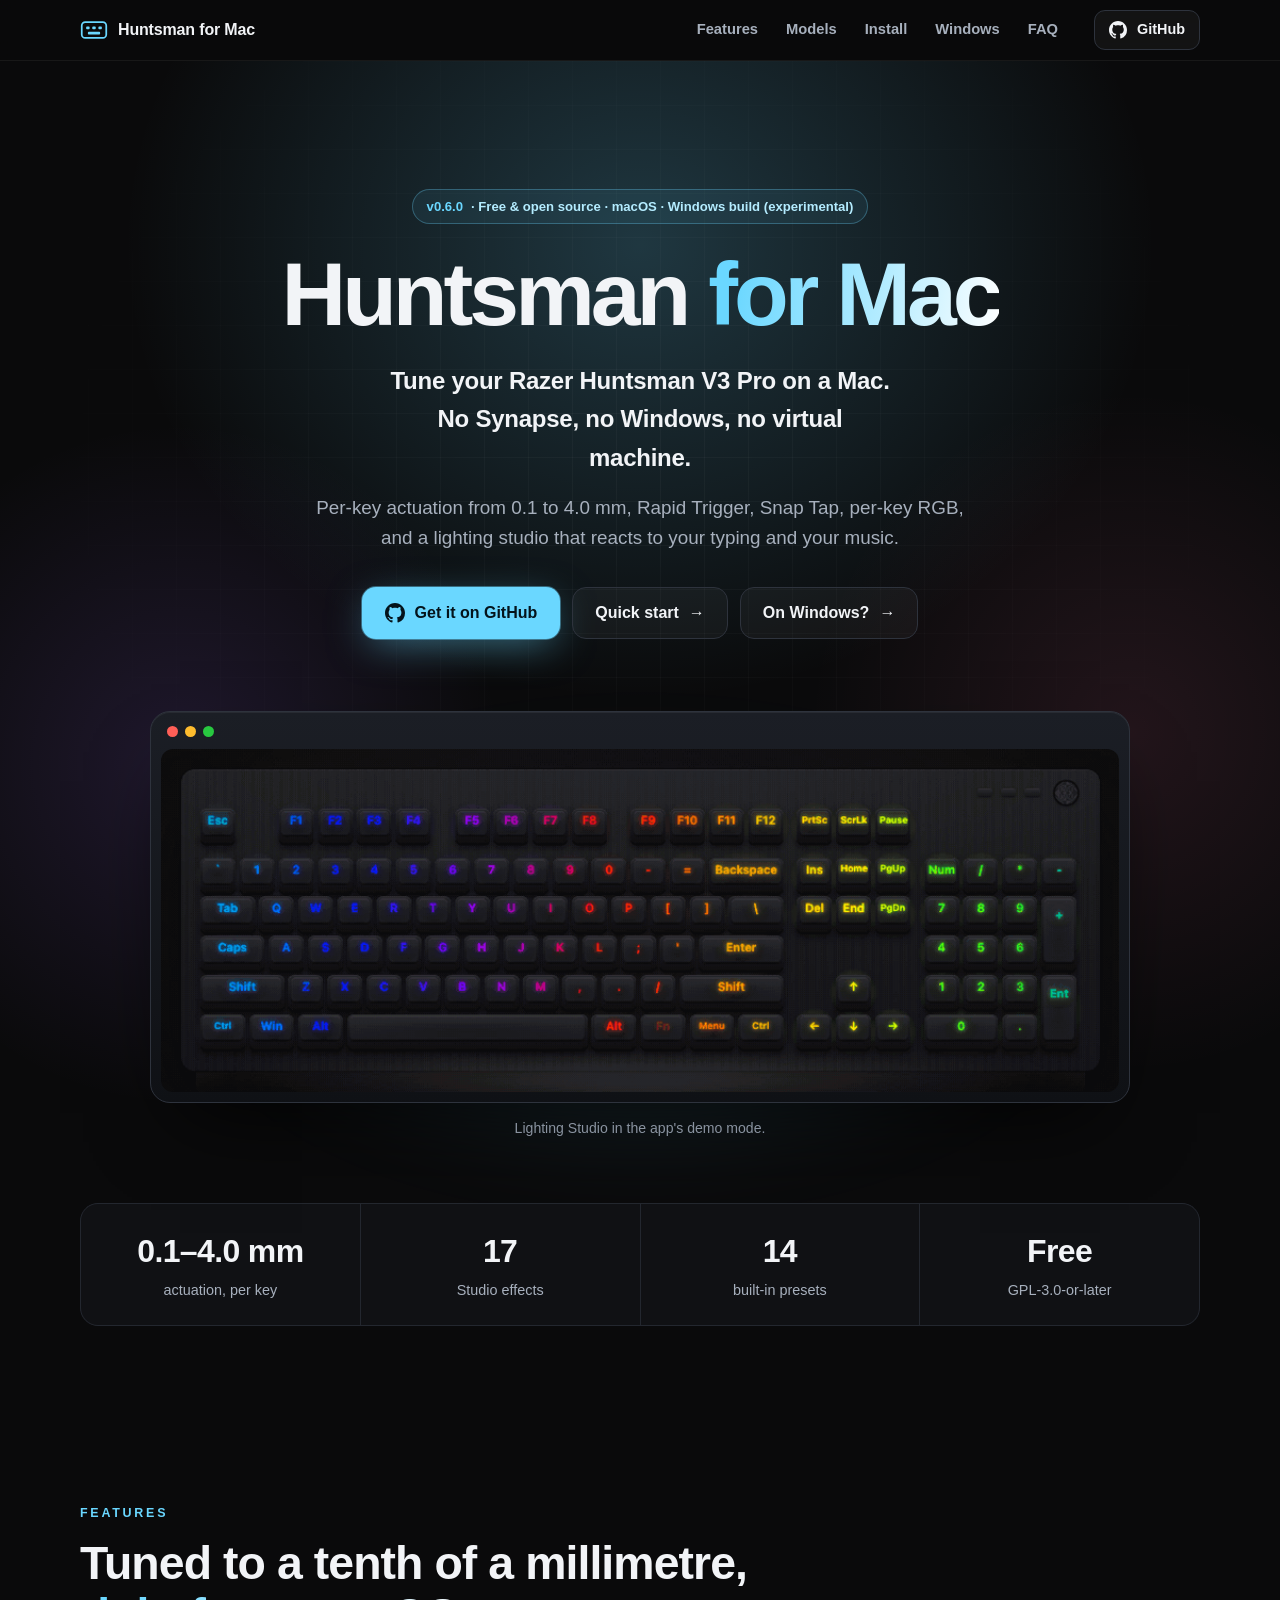
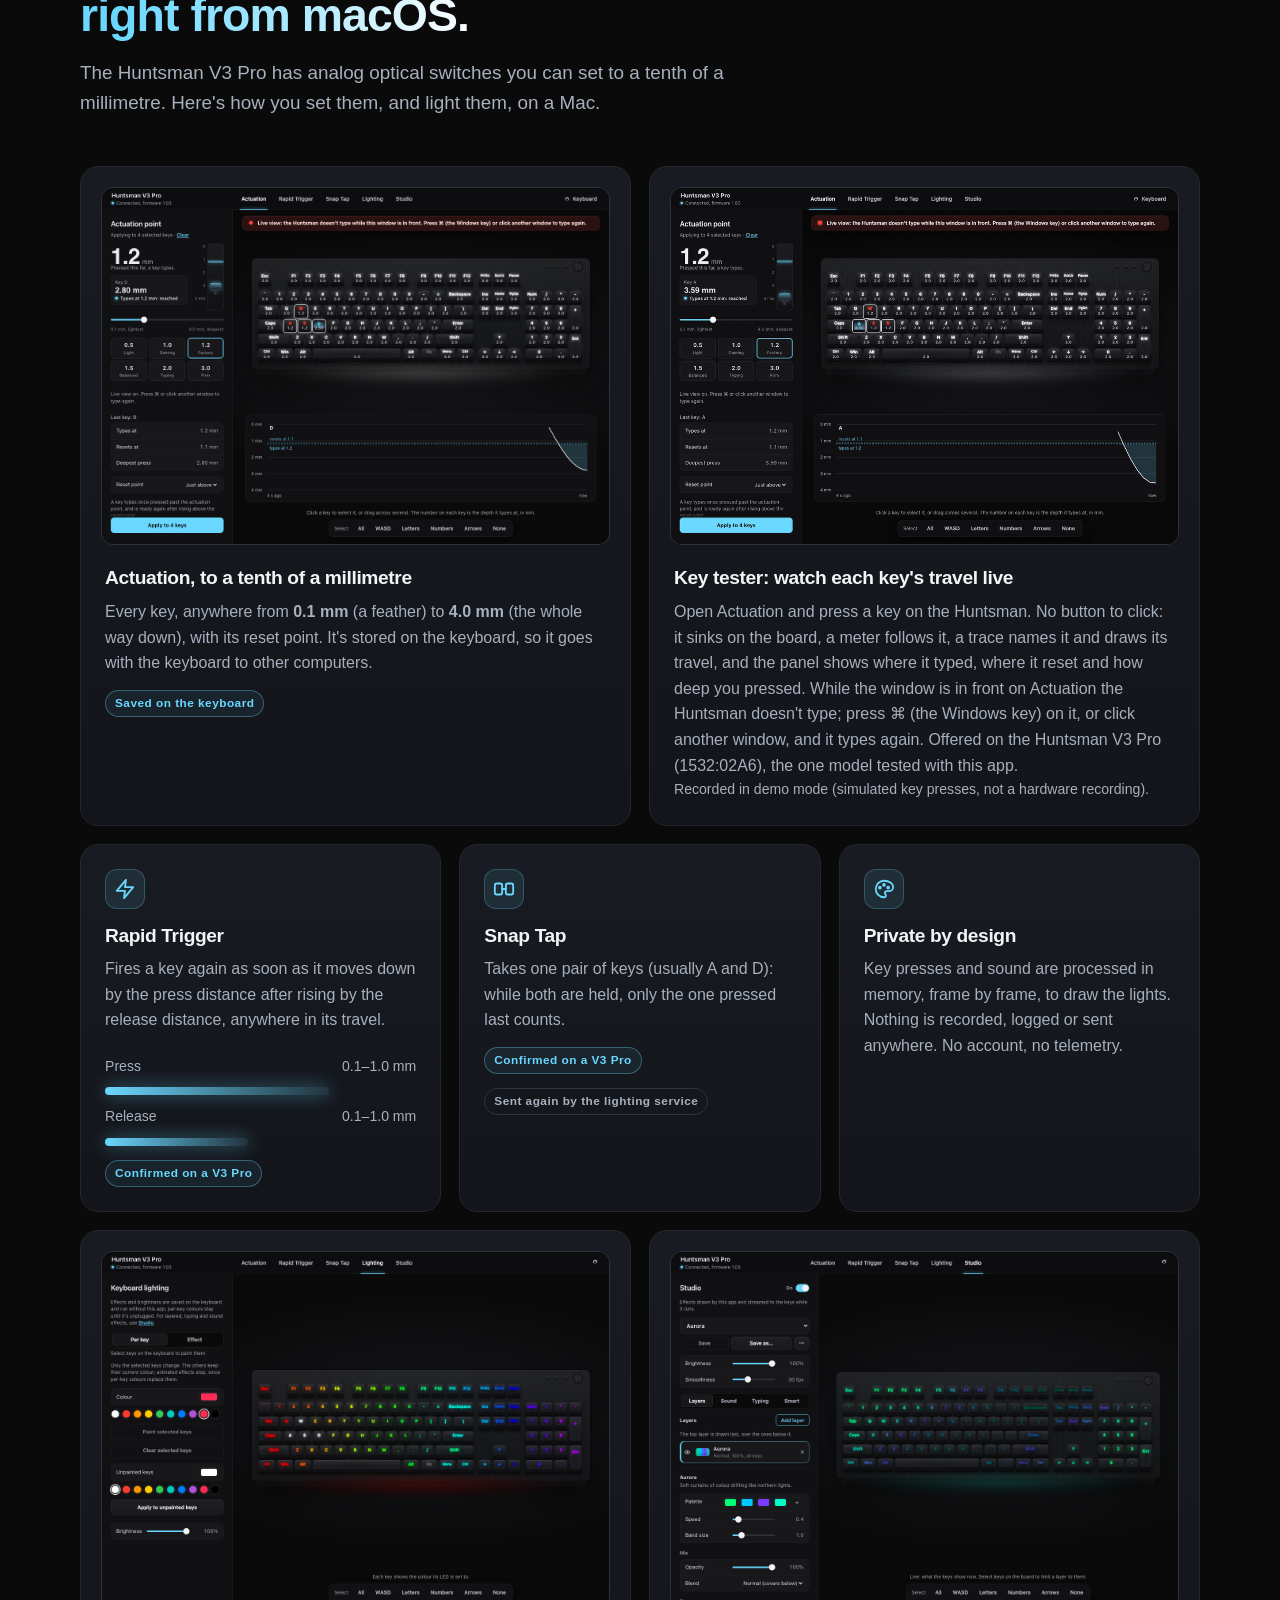
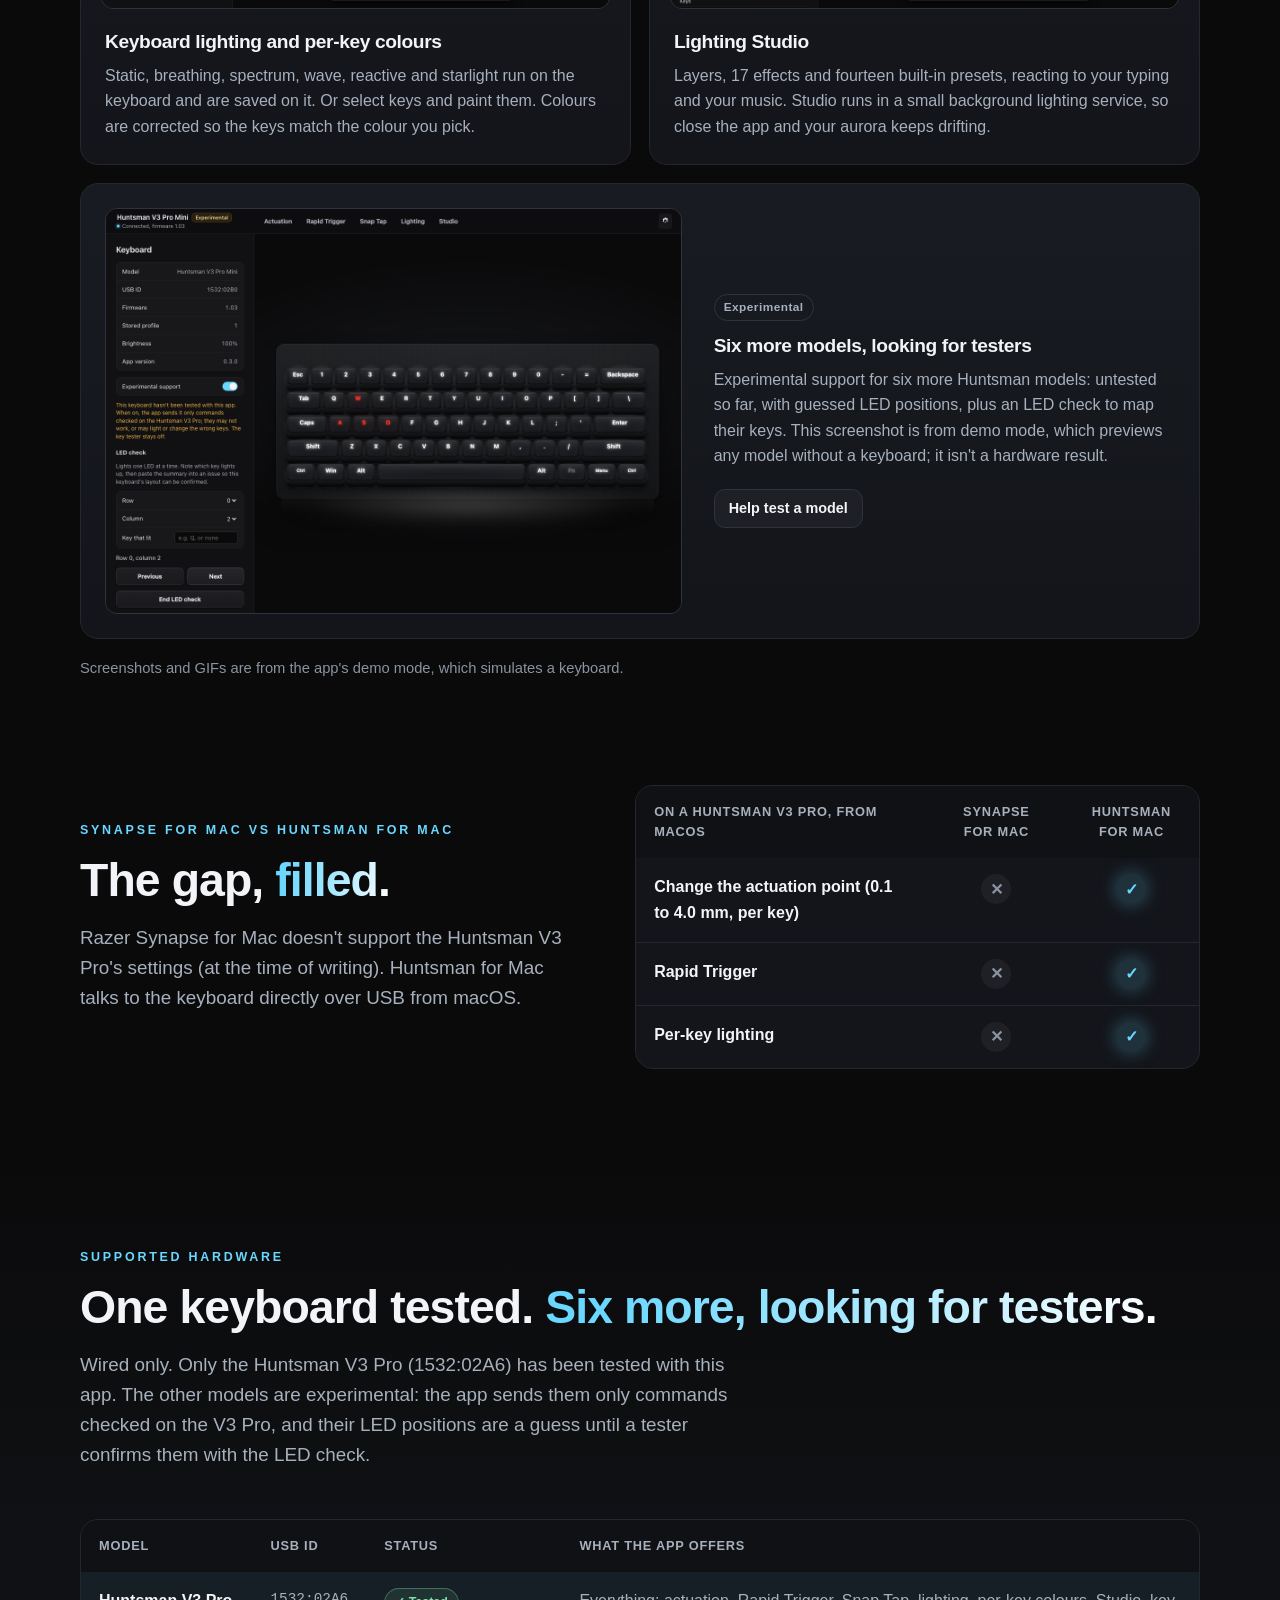
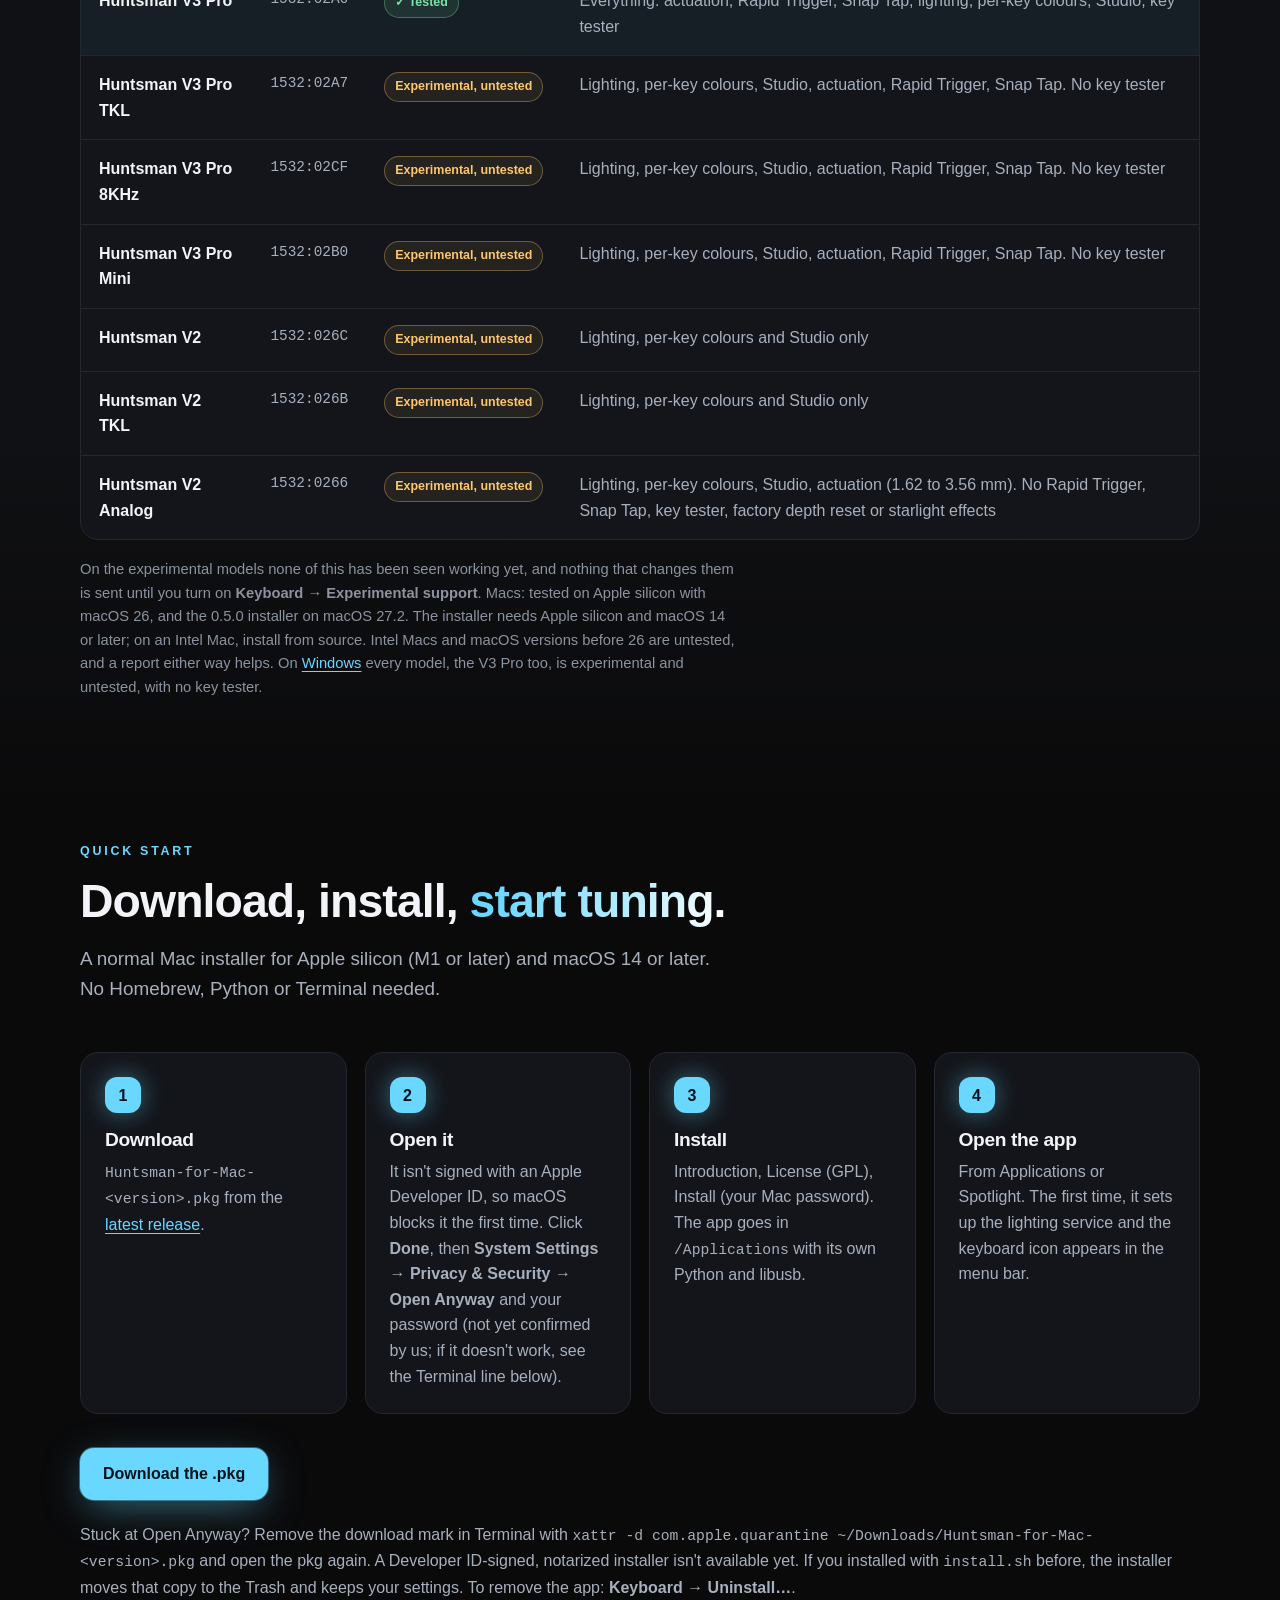
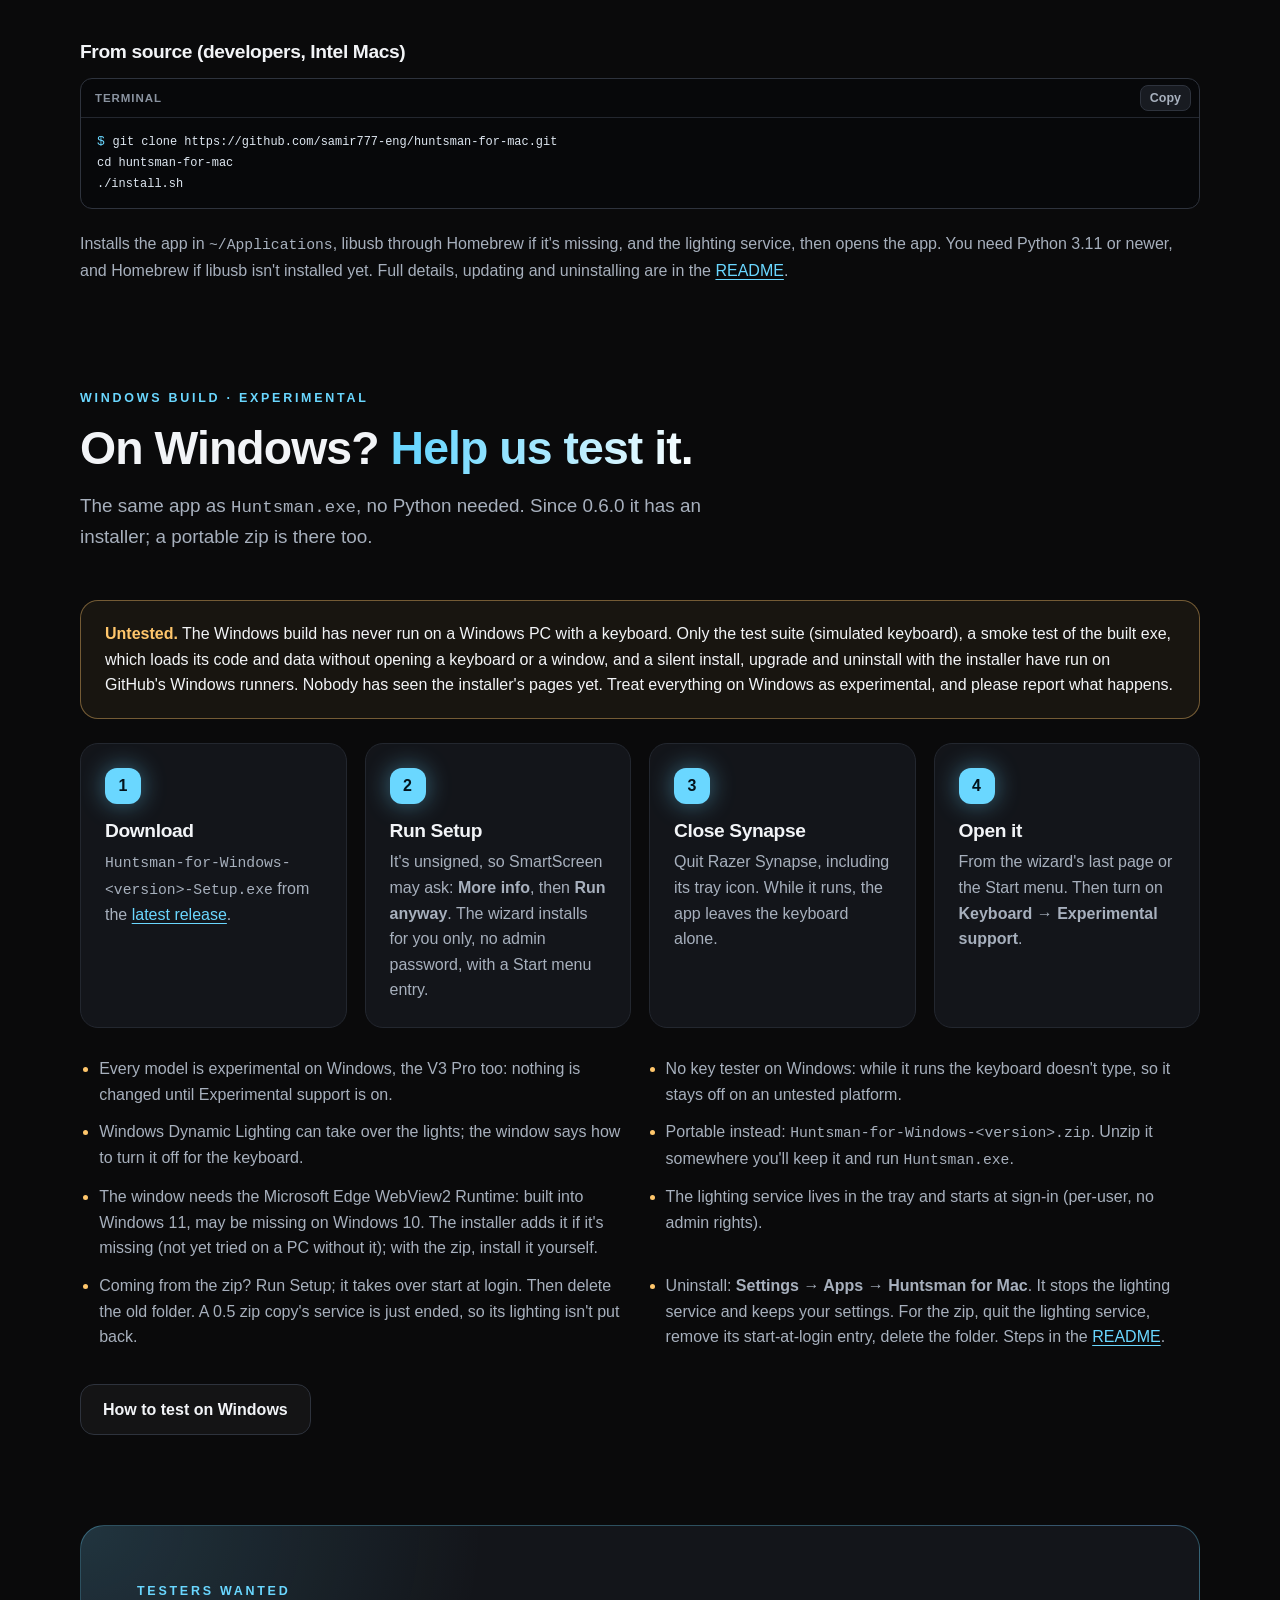
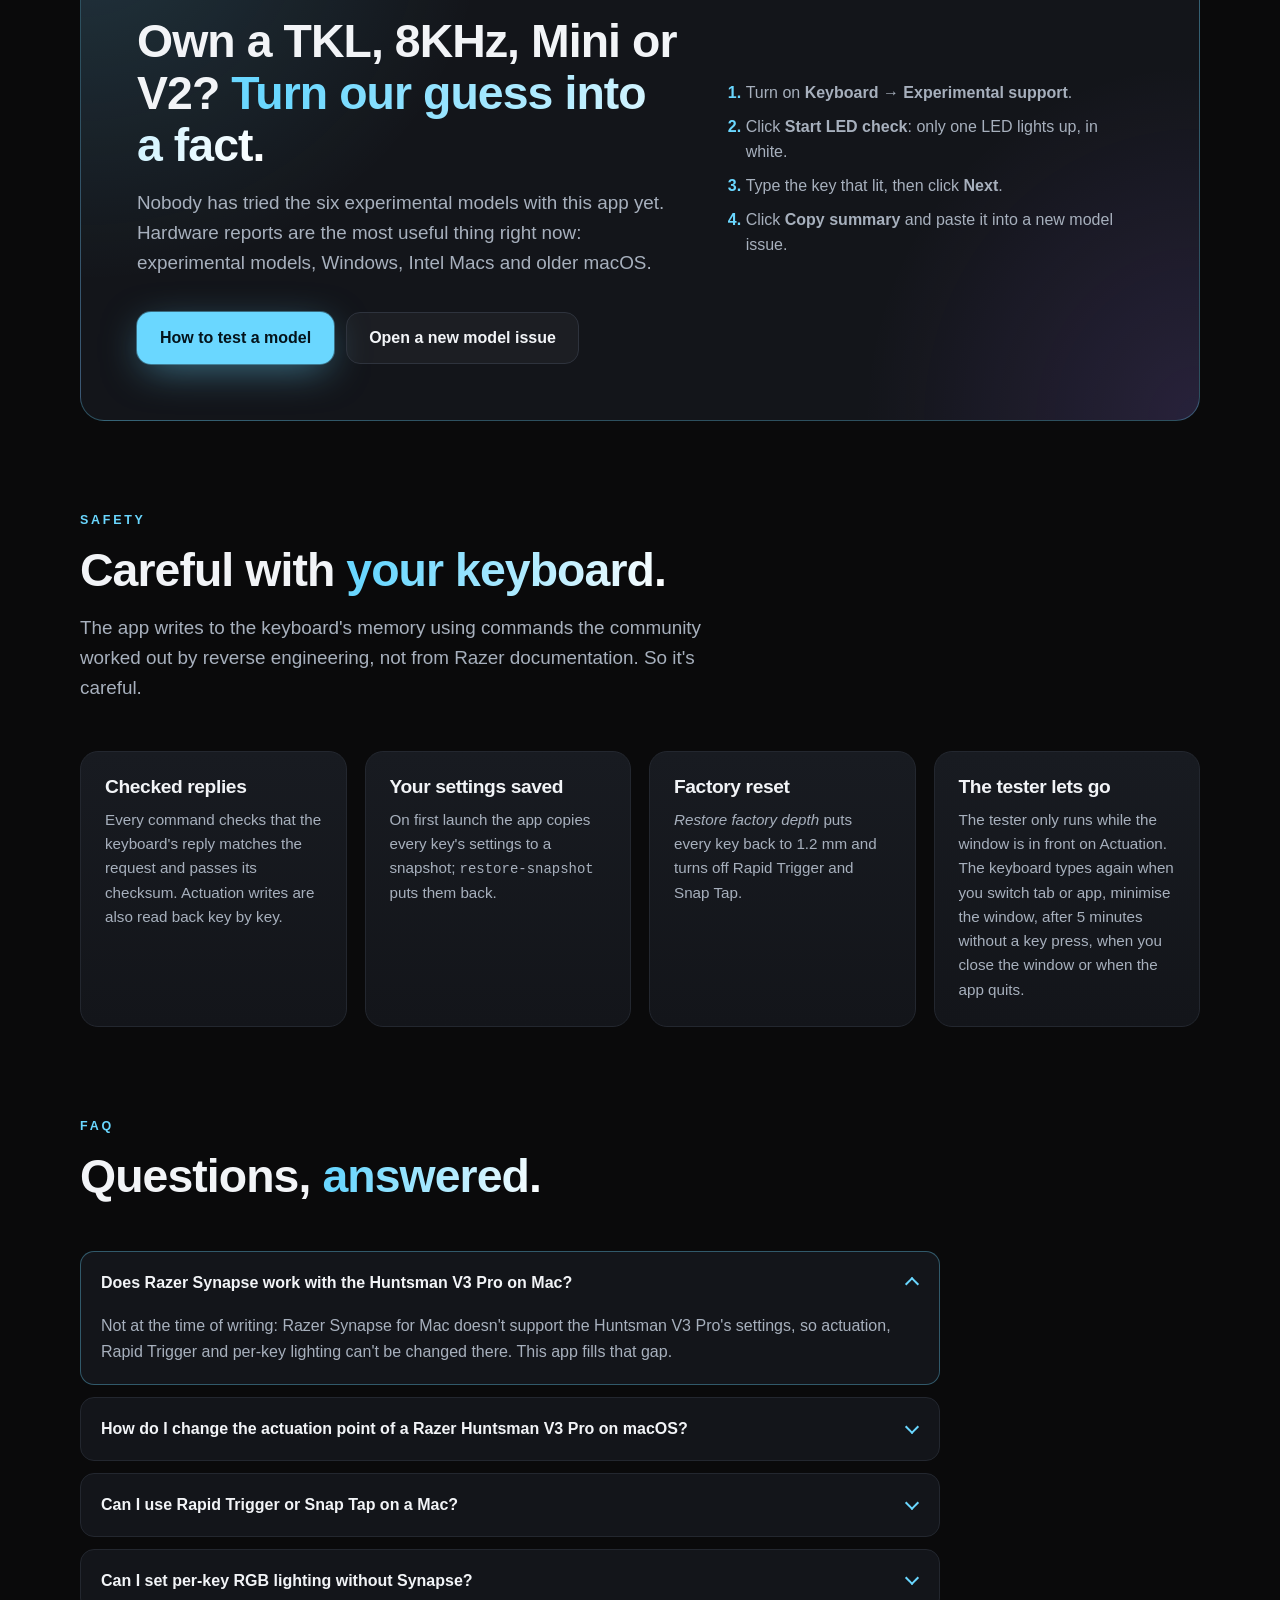
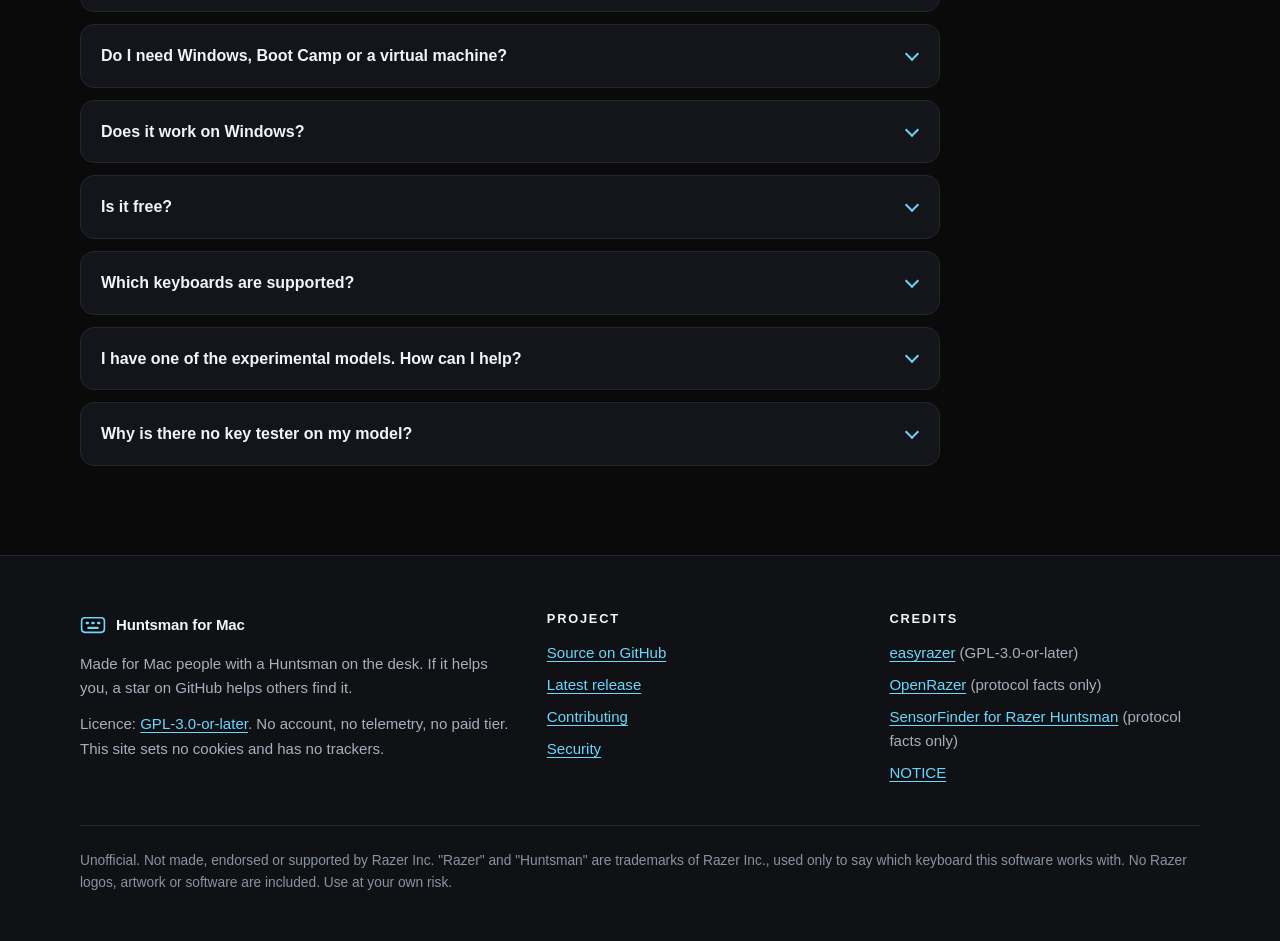
<file: docs/index.html>
<!doctype html>
<!-- SPDX-License-Identifier: GPL-3.0-or-later
     Copyright (C) 2026 Huntsman for Mac contributors -->
<html lang="en">
<head>
<meta charset="utf-8">
<meta name="viewport" content="width=device-width, initial-scale=1">
<title>Huntsman for Mac: Razer Huntsman V3 Pro on macOS, without Synapse</title>
<meta name="description" content="Free, open-source Mac app for the Razer Huntsman V3 Pro: per-key actuation from 0.1 to 4.0 mm, Rapid Trigger, Snap Tap and RGB. No Synapse needed.">
<link rel="canonical" href="https://samir777-eng.github.io/huntsman-for-mac/">
<meta name="theme-color" content="#0a0a0b">
<meta name="color-scheme" content="dark">
<meta property="og:type" content="website">
<meta property="og:site_name" content="Huntsman for Mac">
<meta property="og:title" content="Huntsman for Mac: Razer Huntsman V3 Pro on macOS, without Synapse">
<meta property="og:description" content="Per-key actuation, Rapid Trigger, Snap Tap and a lighting studio for the Razer Huntsman V3 Pro on a Mac. Free and open source.">
<meta property="og:url" content="https://samir777-eng.github.io/huntsman-for-mac/">
<meta property="og:image" content="https://samir777-eng.github.io/huntsman-for-mac/social-preview.png">
<meta property="og:image:width" content="1280">
<meta property="og:image:height" content="640">
<meta property="og:image:alt" content="Huntsman for Mac: per-key actuation, Rapid Trigger, Snap Tap and RGB Studio, no Synapse needed">
<meta name="twitter:card" content="summary_large_image">
<meta name="twitter:title" content="Huntsman for Mac: Razer Huntsman V3 Pro on macOS, without Synapse">
<meta name="twitter:description" content="Per-key actuation, Rapid Trigger, Snap Tap and a lighting studio for the Razer Huntsman V3 Pro on a Mac. Free and open source.">
<meta name="twitter:image" content="https://samir777-eng.github.io/huntsman-for-mac/social-preview.png">
<link rel="icon" href="data:image/svg+xml,%3Csvg xmlns='http://www.w3.org/2000/svg' viewBox='0 0 64 64'%3E%3Crect x='4' y='14' width='56' height='36' rx='8' fill='%230a0a0b' stroke='%236ad7ff' stroke-width='4'/%3E%3Crect x='14' y='24' width='8' height='6' rx='2' fill='%236ad7ff'/%3E%3Crect x='28' y='24' width='8' height='6' rx='2' fill='%236ad7ff'/%3E%3Crect x='42' y='24' width='8' height='6' rx='2' fill='%236ad7ff'/%3E%3Crect x='18' y='36' width='28' height='6' rx='2' fill='%236ad7ff'/%3E%3C/svg%3E">
<script type="application/ld+json">
{
  "@context": "https://schema.org",
  "@type": "SoftwareApplication",
  "name": "Huntsman for Mac",
  "description": "Free, open-source macOS app for the Razer Huntsman V3 Pro: per-key actuation from 0.1 to 4.0 mm, Rapid Trigger, Snap Tap, per-key RGB and a lighting studio. No Synapse needed.",
  "operatingSystem": "macOS",
  "applicationCategory": "UtilitiesApplication",
  "softwareVersion": "0.6.0",
  "license": "https://spdx.org/licenses/GPL-3.0-or-later.html",
  "url": "https://samir777-eng.github.io/huntsman-for-mac/",
  "downloadUrl": "https://github.com/samir777-eng/huntsman-for-mac/releases/latest",
  "sameAs": ["https://github.com/samir777-eng/huntsman-for-mac"],
  "image": "https://samir777-eng.github.io/huntsman-for-mac/social-preview.png",
  "screenshot": "https://samir777-eng.github.io/huntsman-for-mac/screenshot-actuation.png",
  "isAccessibleForFree": true,
  "offers": {"@type": "Offer", "price": "0", "priceCurrency": "USD"}
}
</script>
<script type="application/ld+json">
{
  "@context": "https://schema.org",
  "@type": "FAQPage",
  "mainEntity": [
    {"@type": "Question", "name": "Does Razer Synapse work with the Huntsman V3 Pro on Mac?",
     "acceptedAnswer": {"@type": "Answer", "text": "Not at the time of writing: Razer Synapse for Mac doesn't support the Huntsman V3 Pro's settings, so actuation, Rapid Trigger and per-key lighting can't be changed there. This app fills that gap."}},
    {"@type": "Question", "name": "How do I change the actuation point of a Razer Huntsman V3 Pro on macOS?",
     "acceptedAnswer": {"@type": "Answer", "text": "Open Huntsman for Mac, select keys (or none for all keys), pick a depth between 0.1 and 4.0 mm and click Apply. The setting is stored on the keyboard, so it stays after unplugging and also works on other computers."}},
    {"@type": "Question", "name": "Can I use Rapid Trigger or Snap Tap on a Mac?",
     "acceptedAnswer": {"@type": "Answer", "text": "Yes, from the Rapid Trigger and Snap Tap tabs. Both have been confirmed on a Huntsman V3 Pro; please report how they work on other models."}},
    {"@type": "Question", "name": "Can I set per-key RGB lighting without Synapse?",
     "acceptedAnswer": {"@type": "Answer", "text": "Yes. Use Lighting → Per key to colour individual keys, or Effect for spectrum, wave, breathing, reactive and starlight. Ripple and other typing effects are in Studio."}},
    {"@type": "Question", "name": "Do I need Windows, Boot Camp or a virtual machine?",
     "acceptedAnswer": {"@type": "Answer", "text": "No. It talks to the keyboard directly over USB from macOS."}},
    {"@type": "Question", "name": "Does it work on Windows?",
     "acceptedAnswer": {"@type": "Answer", "text": "There's an experimental Windows build (Huntsman-for-Windows-<version>-Setup.exe, or the portable zip, on the releases page), but it has never been run on a Windows PC with a keyboard, so nobody knows yet. On Windows every model needs Experimental support switched on, there's no key tester, and the app leaves the keyboard alone while Razer Synapse is running."}},
    {"@type": "Question", "name": "Is it free?",
     "acceptedAnswer": {"@type": "Answer", "text": "Yes. It's open source under GPL-3.0-or-later, with no account, no telemetry and no paid tier."}},
    {"@type": "Question", "name": "Which keyboards are supported?",
     "acceptedAnswer": {"@type": "Answer", "text": "The Razer Huntsman V3 Pro (full size, USB ID 1532:02A6) is tested. The V3 Pro TKL, V3 Pro 8KHz, V3 Pro Mini, V2, V2 TKL and V2 Analog have experimental support: untested, and off until you turn on Experimental support."}},
    {"@type": "Question", "name": "I have one of the experimental models. How can I help?",
     "acceptedAnswer": {"@type": "Answer", "text": "Turn on Experimental support, run the LED check, and report what worked and what didn't. The steps are in CONTRIBUTING.md."}},
    {"@type": "Question", "name": "Why is there no key tester on my model?",
     "acceptedAnswer": {"@type": "Answer", "text": "While the key tester runs, the keyboard doesn't type. It's only offered on a model that has been tested, so an untested keyboard can't be left unable to type. The V2 and V2 TKL also have no analog keys to test."}}
  ]
}
</script>
<style>
:root{
  --bg:#0a0a0b;--bg-2:#101114;--card:#13151a;--card-2:#181b21;--line:#23272f;--line-2:#2e333d;
  --text:#f2f4f7;--muted:#a7b0bd;--dim:#8a93a0;--ice:#6ad7ff;--ice-2:#b4ecff;--ice-ink:#04131b;
  --ok:#7ee2a8;--warn:#ffc66b;--radius:18px;--max:1160px;
  --font:-apple-system,BlinkMacSystemFont,"SF Pro Display","SF Pro Text","Inter","Segoe UI",Roboto,"Helvetica Neue",Arial,sans-serif;
  --mono:ui-monospace,"SF Mono",SFMono-Regular,Menlo,Consolas,monospace;
}
*,*::before,*::after{box-sizing:border-box}
html{scroll-behavior:smooth;-webkit-text-size-adjust:100%}
body{margin:0;background:var(--bg);color:var(--text);font:16px/1.6 var(--font);-webkit-font-smoothing:antialiased;overflow-x:hidden}
img{max-width:100%;height:auto;display:block}
a{color:var(--ice);text-underline-offset:3px}
a:hover{color:var(--ice-2)}
:focus-visible{outline:2px solid var(--ice);outline-offset:3px;border-radius:6px}
code{font-family:var(--mono);font-size:.92em}
.wrap{width:100%;max-width:var(--max);margin-inline:auto;padding-inline:20px}
.skip{position:absolute;inset-inline-start:12px;top:-60px;background:var(--ice);color:var(--ice-ink);padding:8px 14px;border-radius:10px;font-weight:700;z-index:100}
.skip:focus{top:12px}
.eyebrow{font-size:.78rem;font-weight:700;letter-spacing:.22em;text-transform:uppercase;color:var(--ice);margin:0 0 14px}
h1,h2,h3{line-height:1.12;letter-spacing:-.02em;margin:0}
h2{font-size:clamp(1.8rem,1.2rem + 2.4vw,2.9rem);font-weight:800}
h3{font-size:1.2rem;font-weight:700}
.lead{color:var(--muted);font-size:clamp(1.02rem,.95rem + .35vw,1.18rem);max-width:62ch}
.section{padding-block:clamp(56px,7vw,96px)}
.section-head{margin-bottom:clamp(28px,4vw,48px)}
.section-head .lead{margin:16px 0 0}
.grad{background:linear-gradient(100deg,var(--ice) 10%,var(--ice-2) 60%,#ffffff 100%);-webkit-background-clip:text;background-clip:text;color:transparent}

/* header */
.top{position:sticky;top:0;z-index:50;background:rgba(10,10,11,.72);backdrop-filter:saturate(160%) blur(14px);-webkit-backdrop-filter:saturate(160%) blur(14px);border-bottom:1px solid rgba(255,255,255,.06)}
.top .wrap{display:flex;align-items:center;gap:16px;height:60px}
.brand{display:flex;align-items:center;gap:10px;color:var(--text);text-decoration:none;font-weight:800;letter-spacing:-.01em;white-space:nowrap}
.brand svg{flex:none}
.brand:hover{color:var(--text)}
.nav{display:flex;gap:4px;margin-inline-start:auto}
.nav a{color:var(--muted);text-decoration:none;font-size:.92rem;font-weight:600;padding:8px 12px;border-radius:10px}
.nav a:hover{color:var(--text);background:rgba(255,255,255,.05)}
.top .btn{margin-inline-start:8px}

/* buttons */
.btn{display:inline-flex;align-items:center;justify-content:center;gap:10px;min-height:48px;padding:12px 22px;border-radius:14px;font-weight:700;font-size:1rem;text-decoration:none;border:1px solid transparent;transition:transform .2s ease,box-shadow .2s ease,background .2s ease,border-color .2s ease;white-space:nowrap}
.btn-sm{min-height:38px;padding:7px 14px;font-size:.9rem;border-radius:11px}
.btn-primary{background:var(--ice);color:var(--ice-ink);box-shadow:0 0 0 1px rgba(106,215,255,.4),0 10px 40px -8px rgba(106,215,255,.55)}
.btn-primary:hover{color:var(--ice-ink);background:var(--ice-2);transform:translateY(-1px);box-shadow:0 0 0 1px rgba(106,215,255,.6),0 14px 50px -6px rgba(106,215,255,.7)}
.btn-ghost{color:var(--text);background:rgba(255,255,255,.04);border-color:var(--line-2)}
.btn-ghost:hover{color:var(--text);border-color:var(--ice);background:rgba(106,215,255,.08);transform:translateY(-1px)}

/* hero */
.hero{position:relative;padding-block:clamp(56px,9vw,120px) clamp(40px,6vw,72px);text-align:center;isolation:isolate;overflow:hidden}
.hero::before{content:"";position:absolute;inset:-20% -10% auto;height:120%;z-index:-2;
  background:radial-gradient(48% 40% at 50% 28%,rgba(106,215,255,.22),transparent 70%),
             radial-gradient(30% 30% at 20% 60%,rgba(164,112,255,.14),transparent 70%),
             radial-gradient(30% 30% at 82% 58%,rgba(255,120,170,.10),transparent 70%);
  animation:drift 16s ease-in-out infinite alternate}
.hero::after{content:"";position:absolute;inset:0;z-index:-1;
  background-image:linear-gradient(rgba(255,255,255,.035) 1px,transparent 1px),linear-gradient(90deg,rgba(255,255,255,.035) 1px,transparent 1px);
  background-size:44px 44px;mask-image:radial-gradient(70% 60% at 50% 30%,#000,transparent 75%);-webkit-mask-image:radial-gradient(70% 60% at 50% 30%,#000,transparent 75%)}
@keyframes drift{from{transform:translate3d(-2%,0,0) scale(1)}to{transform:translate3d(2%,3%,0) scale(1.06)}}
.pill{display:inline-flex;flex-wrap:wrap;justify-content:center;align-items:center;gap:8px;padding:6px 14px;border-radius:999px;border:1px solid rgba(106,215,255,.3);background:rgba(106,215,255,.07);color:var(--ice-2);font-size:.82rem;font-weight:600;margin-bottom:26px}
.pill b{color:var(--ice)}
.hero h1{font-size:clamp(2.6rem,1.4rem + 6.2vw,5.6rem);font-weight:850;letter-spacing:-.045em;line-height:1}
.hero .sub{font-size:clamp(1.1rem,.9rem + 1vw,1.5rem);font-weight:650;margin:22px auto 0;max-width:38ch;color:var(--text);letter-spacing:-.01em}
.hero .lead{margin:16px auto 0}
.cta{display:flex;flex-wrap:wrap;justify-content:center;gap:12px;margin-top:34px}
.hero-shot{margin:clamp(44px,6vw,72px) auto 0;max-width:980px;position:relative}
.hero-shot::before{content:"";position:absolute;inset:8% 6% -6%;background:radial-gradient(closest-side,rgba(106,215,255,.35),transparent);filter:blur(40px);z-index:-1;animation:glow 6s ease-in-out infinite alternate}
@keyframes glow{from{opacity:.55}to{opacity:1}}
.frame{border-radius:20px;padding:10px;background:linear-gradient(180deg,#1b1e25,#0f1115);border:1px solid var(--line-2);box-shadow:0 40px 80px -30px rgba(0,0,0,.8),inset 0 1px 0 rgba(255,255,255,.06)}
.frame img{border-radius:12px;width:100%}
.frame-bar{display:flex;gap:7px;padding:4px 6px 12px}
.frame-bar i{width:11px;height:11px;border-radius:50%;background:#3a3f49}
.frame-bar i:nth-child(1){background:#ff5f57}.frame-bar i:nth-child(2){background:#febc2e}.frame-bar i:nth-child(3){background:#28c840}
figcaption{color:var(--dim);font-size:.88rem;margin-top:14px}

/* stats */
.stats{display:grid;grid-template-columns:repeat(4,minmax(0,1fr));gap:1px;background:var(--line);border:1px solid var(--line);border-radius:var(--radius);overflow:hidden;margin-top:clamp(40px,6vw,64px)}
.stat{background:var(--bg-2);padding:22px 18px;text-align:center}
.stat b{display:block;font-size:clamp(1.4rem,1rem + 1.4vw,2rem);font-weight:800;letter-spacing:-.02em;color:var(--text)}
.stat span{color:var(--muted);font-size:.9rem}

/* features */
.bento{display:grid;grid-template-columns:repeat(6,minmax(0,1fr));gap:18px}
.card{position:relative;background:linear-gradient(180deg,var(--card-2),var(--card));border:1px solid var(--line);border-radius:var(--radius);padding:24px;overflow:hidden;transition:border-color .25s ease,transform .25s ease}
.card:hover{border-color:rgba(106,215,255,.4);transform:translateY(-2px)}
.card h3{margin-bottom:10px}
.card p{color:var(--muted);margin:0}
.card .shot{margin:-4px -4px 22px;border-radius:12px;overflow:hidden;border:1px solid var(--line-2);background:#0c0d10}
.card .shot img{width:100%}
.wide{display:grid;grid-template-columns:minmax(0,1.25fr) minmax(0,1fr);gap:32px;align-items:center}
.wide .shot{margin:0}
.span-3{grid-column:span 3}.span-2{grid-column:span 2}.span-4{grid-column:span 4}.span-6{grid-column:span 6}
.icon{display:inline-grid;place-items:center;width:40px;height:40px;border-radius:12px;background:rgba(106,215,255,.1);border:1px solid rgba(106,215,255,.25);color:var(--ice);margin-bottom:16px}
.tag{display:inline-block;font-size:.74rem;font-weight:700;letter-spacing:.04em;padding:3px 9px;border-radius:999px;border:1px solid var(--line-2);color:var(--muted);margin:14px 6px 0 0}
.tag.on{color:var(--ice);border-color:rgba(106,215,255,.35);background:rgba(106,215,255,.07)}
.meter{margin-top:22px;display:grid;gap:10px}
.meter div{display:flex;justify-content:space-between;gap:12px;font-size:.88rem;color:var(--muted)}
.meter i{display:block;height:8px;border-radius:99px;background:linear-gradient(90deg,var(--ice),rgba(106,215,255,.15));box-shadow:0 0 18px rgba(106,215,255,.45)}
.note{color:var(--dim);font-size:.88rem;margin-top:18px}

/* compare */
.compare-wrap{display:grid;grid-template-columns:minmax(0,1fr) minmax(0,1.15fr);gap:clamp(28px,5vw,64px);align-items:center}
table{width:100%;border-collapse:collapse}
.tbl{border:1px solid var(--line);border-radius:var(--radius);overflow:hidden;background:var(--card)}
.tbl th,.tbl td{padding:16px 18px;text-align:start;border-bottom:1px solid var(--line);vertical-align:top}
.tbl tr:last-child td,.tbl tr:last-child th{border-bottom:0}
.tbl thead th{font-size:.8rem;letter-spacing:.06em;text-transform:uppercase;color:var(--muted);background:var(--bg-2)}
.tbl tbody th{font-weight:600}
.c{text-align:center !important}
.tbl thead th.c{width:24%}
.yes,.no{display:inline-grid;place-items:center;width:30px;height:30px;border-radius:50%;font-weight:800}
.yes{background:rgba(106,215,255,.14);color:var(--ice);box-shadow:0 0 18px rgba(106,215,255,.35)}
.no{background:rgba(255,255,255,.05);color:var(--dim)}
.sr{position:absolute;width:1px;height:1px;overflow:hidden;clip:rect(0 0 0 0);white-space:nowrap}

/* models */
.badge{display:inline-flex;align-items:center;gap:6px;font-size:.78rem;font-weight:700;padding:4px 10px;border-radius:999px;white-space:nowrap}
.badge.tested{color:var(--ok);background:rgba(126,226,168,.1);border:1px solid rgba(126,226,168,.35)}
.badge.exp{color:var(--warn);background:rgba(255,198,107,.08);border:1px solid rgba(255,198,107,.35)}
.models td:nth-child(2){font-family:var(--mono);font-size:.9rem;color:var(--muted);white-space:nowrap}
.models td:last-child{color:var(--muted)}
.models tr.hero-row{background:rgba(106,215,255,.05)}
.fine{color:var(--dim);font-size:.92rem;margin-top:18px;max-width:80ch}

/* install */
.steps{display:grid;grid-template-columns:minmax(0,2.2fr) minmax(0,1fr) minmax(0,1fr);gap:18px;counter-reset:s}
.step{counter-increment:s;background:var(--card);border:1px solid var(--line);border-radius:var(--radius);padding:24px;min-width:0}
.step::before{content:counter(s);display:inline-grid;place-items:center;width:36px;height:36px;border-radius:12px;background:var(--ice);color:var(--ice-ink);font-weight:800;margin-bottom:16px;box-shadow:0 0 24px rgba(106,215,255,.45)}
.step p{color:var(--muted);margin:8px 0 0}
.code{position:relative;margin-top:16px;background:#07080a;border:1px solid var(--line-2);border-radius:12px}
.code-bar{display:flex;align-items:center;justify-content:space-between;gap:8px;padding:6px 8px 6px 14px;border-bottom:1px solid var(--line);font:600 .72rem var(--font);letter-spacing:.08em;text-transform:uppercase;color:var(--dim)}
.code pre{margin:0;padding:14px 16px;overflow-x:auto;font:13px/1.6 var(--mono);color:#dfe8f2}
.code pre::before{content:"$ ";color:var(--ice)}
.copy{font:600 .78rem var(--font);color:var(--muted);background:var(--card-2);border:1px solid var(--line-2);border-radius:8px;padding:5px 9px;cursor:pointer}
.copy:hover{color:var(--text);border-color:var(--ice)}
.req{margin-top:22px;color:var(--muted)}
.steps.four{grid-template-columns:repeat(4,minmax(0,1fr))}
.callout{border:1px solid rgba(255,198,107,.4);background:rgba(255,198,107,.06);border-radius:var(--radius);padding:20px 24px;margin-bottom:24px;color:var(--text)}
.callout strong{color:var(--warn)}
.win-notes{display:grid;grid-template-columns:repeat(2,minmax(0,1fr));gap:12px 32px;margin:28px 0 0;padding-inline-start:1.2em;color:var(--muted)}
.win-notes li::marker{color:var(--warn)}

/* testers */
.testers{position:relative;border-radius:24px;padding:clamp(28px,5vw,56px);overflow:hidden;isolation:isolate;border:1px solid rgba(106,215,255,.3);
  background:radial-gradient(60% 120% at 0% 0%,rgba(106,215,255,.16),transparent 60%),radial-gradient(50% 120% at 100% 100%,rgba(164,112,255,.14),transparent 60%),var(--card)}
.testers-grid{display:grid;grid-template-columns:minmax(0,1.3fr) minmax(0,1fr);gap:clamp(24px,4vw,48px);align-items:center}
.testers ol{margin:0;padding-inline-start:1.2em;color:var(--muted)}
.testers li{margin-bottom:8px}
.testers li::marker{color:var(--ice);font-weight:800}

/* safety */
.safe{display:grid;grid-template-columns:repeat(4,minmax(0,1fr));gap:18px}
.safe .card p{font-size:.95rem}

/* faq */
.faq{display:grid;gap:12px;max-width:860px}
details{background:var(--card);border:1px solid var(--line);border-radius:14px;transition:border-color .2s ease}
details[open]{border-color:rgba(106,215,255,.35)}
summary{cursor:pointer;list-style:none;padding:18px 56px 18px 20px;padding-inline:20px 56px;font-weight:650;position:relative}
summary::-webkit-details-marker{display:none}
summary::after{content:"";position:absolute;inset-inline-end:22px;top:50%;width:10px;height:10px;border-right:2px solid var(--ice);border-bottom:2px solid var(--ice);transform:translateY(-70%) rotate(45deg);transition:transform .2s ease}
details[open] summary::after{transform:translateY(-30%) rotate(-135deg)}
details p{margin:0;padding:0 20px 20px;color:var(--muted)}

/* footer */
footer{border-top:1px solid var(--line);background:var(--bg-2);padding-block:56px 40px;color:var(--muted);font-size:.94rem}
.foot{display:grid;grid-template-columns:minmax(0,1.4fr) repeat(2,minmax(0,1fr));gap:32px}
footer h2{font-size:.8rem;letter-spacing:.14em;text-transform:uppercase;color:var(--text);margin-bottom:14px}
footer ul{list-style:none;margin:0;padding:0;display:grid;gap:8px}
footer p{margin:0 0 12px}
.legal{border-top:1px solid var(--line);margin-top:40px;padding-top:24px;font-size:.86rem;color:var(--dim)}

@media (max-width:960px){
  .compare-wrap,.testers-grid,.wide{grid-template-columns:minmax(0,1fr)}
  .steps,.steps.four{grid-template-columns:minmax(0,1fr)}
  .win-notes{grid-template-columns:minmax(0,1fr)}
  .safe{grid-template-columns:repeat(2,minmax(0,1fr))}
  .span-2,.span-3,.span-4{grid-column:span 3}
  .foot{grid-template-columns:minmax(0,1fr) minmax(0,1fr)}
  .foot>div:first-child{grid-column:1/-1}
}
@media (max-width:760px){
  .nav{display:none}
  .top .btn{margin-inline-start:auto}
  .stats{grid-template-columns:repeat(2,minmax(0,1fr))}
  .bento{grid-template-columns:minmax(0,1fr)}
  .span-2,.span-3,.span-4,.span-6{grid-column:auto}
  .models thead{display:none}
  .models,.models tbody,.models tr,.models td,.models th{display:block;width:100%}
  .models tr{padding:16px 18px;border-bottom:1px solid var(--line)}
  .models tr:last-child{border-bottom:0}
  .models th,.models td{border:0;padding:0 !important}
  .models td{margin-top:6px;line-height:1.5}
  .models th{font-size:1.05rem}
}
@media (max-width:520px){
  .wrap{padding-inline:16px}
  .safe{grid-template-columns:minmax(0,1fr)}
  .foot{grid-template-columns:minmax(0,1fr)}
  .cta .btn{width:100%}
  .brand .full{display:none}
  .tbl th,.tbl td{padding:14px 10px}
  .tbl thead th{font-size:.7rem;letter-spacing:.03em}
  .card{padding:20px}
}
@media (prefers-reduced-motion:reduce){
  html{scroll-behavior:auto}
  *,*::before,*::after{animation:none !important;transition:none !important}
}
</style>
</head>
<body>
<a class="skip" href="#main">Skip to content</a>

<header class="top">
  <div class="wrap">
    <a class="brand" href="#top" aria-label="Huntsman for Mac, back to top">
      <svg width="28" height="28" viewBox="0 0 64 64" aria-hidden="true"><rect x="4" y="14" width="56" height="36" rx="8" fill="#0a0a0b" stroke="#6ad7ff" stroke-width="4"/><rect x="14" y="24" width="8" height="6" rx="2" fill="#6ad7ff"/><rect x="28" y="24" width="8" height="6" rx="2" fill="#6ad7ff"/><rect x="42" y="24" width="8" height="6" rx="2" fill="#6ad7ff"/><rect x="18" y="36" width="28" height="6" rx="2" fill="#6ad7ff"/></svg>
      <span>Huntsman <span class="full">for Mac</span></span>
    </a>
    <nav class="nav" aria-label="Sections">
      <a href="#features">Features</a>
      <a href="#models">Models</a>
      <a href="#install">Install</a>
      <a href="#windows">Windows</a>
      <a href="#faq">FAQ</a>
    </nav>
    <a class="btn btn-ghost btn-sm" href="https://github.com/samir777-eng/huntsman-for-mac">
      <svg width="18" height="18" viewBox="0 0 16 16" fill="currentColor" aria-hidden="true"><path d="M8 0C3.58 0 0 3.58 0 8c0 3.54 2.29 6.53 5.47 7.59.4.07.55-.17.55-.38 0-.19-.01-.82-.01-1.49-2.01.37-2.53-.49-2.69-.94-.09-.23-.48-.94-.82-1.13-.28-.15-.68-.52-.01-.53.63-.01 1.08.58 1.23.82.72 1.21 1.87.87 2.33.66.07-.52.28-.87.51-1.07-1.78-.2-3.64-.89-3.64-3.95 0-.87.31-1.59.82-2.15-.08-.2-.36-1.02.08-2.12 0 0 .67-.21 2.2.82.64-.18 1.32-.27 2-.27.68 0 1.36.09 2 .27 1.53-1.04 2.2-.82 2.2-.82.44 1.1.16 1.92.08 2.12.51.56.82 1.27.82 2.15 0 3.07-1.87 3.75-3.65 3.95.29.25.54.73.54 1.48 0 1.07-.01 1.93-.01 2.2 0 .21.15.46.55.38A8.013 8.013 0 0016 8c0-4.42-3.58-8-8-8z"/></svg>
      GitHub
    </a>
  </div>
</header>

<main id="main">
  <section class="hero" id="top" aria-labelledby="hero-title">
    <div class="wrap">
      <p class="pill"><b>v0.6.0</b> · Free &amp; open source · macOS · Windows build (experimental)</p>
      <h1 id="hero-title">Huntsman <span class="grad" style="display:inline-block">for Mac</span></h1>
      <p class="sub">Tune your Razer Huntsman V3 Pro on a Mac. No Synapse, no Windows, no virtual machine.</p>
      <p class="lead">Per-key actuation from 0.1 to 4.0 mm, Rapid Trigger, Snap Tap, per-key RGB, and a lighting studio that reacts to your typing and your music.</p>
      <div class="cta">
        <a class="btn btn-primary" href="https://github.com/samir777-eng/huntsman-for-mac">
          <svg width="20" height="20" viewBox="0 0 16 16" fill="currentColor" aria-hidden="true"><path d="M8 0C3.58 0 0 3.58 0 8c0 3.54 2.29 6.53 5.47 7.59.4.07.55-.17.55-.38 0-.19-.01-.82-.01-1.49-2.01.37-2.53-.49-2.69-.94-.09-.23-.48-.94-.82-1.13-.28-.15-.68-.52-.01-.53.63-.01 1.08.58 1.23.82.72 1.21 1.87.87 2.33.66.07-.52.28-.87.51-1.07-1.78-.2-3.64-.89-3.64-3.95 0-.87.31-1.59.82-2.15-.08-.2-.36-1.02.08-2.12 0 0 .67-.21 2.2.82.64-.18 1.32-.27 2-.27.68 0 1.36.09 2 .27 1.53-1.04 2.2-.82 2.2-.82.44 1.1.16 1.92.08 2.12.51.56.82 1.27.82 2.15 0 3.07-1.87 3.75-3.65 3.95.29.25.54.73.54 1.48 0 1.07-.01 1.93-.01 2.2 0 .21.15.46.55.38A8.013 8.013 0 0016 8c0-4.42-3.58-8-8-8z"/></svg>
          Get it on GitHub
        </a>
        <a class="btn btn-ghost" href="#install">Quick start <span aria-hidden="true">→</span></a>
        <a class="btn btn-ghost" href="#windows">On Windows? <span aria-hidden="true">→</span></a>
      </div>

      <figure class="hero-shot">
        <div class="frame">
          <div class="frame-bar" aria-hidden="true"><i></i><i></i><i></i></div>
          <picture>
            <source media="(prefers-reduced-motion: reduce)" srcset="screenshot-studio.png">
            <img src="demo-studio.gif" width="900" height="322" alt="Demo mode: Lighting Studio running a preset on the on-screen keyboard" fetchpriority="high">
          </picture>
        </div>
        <figcaption>Lighting Studio in the app's demo mode.</figcaption>
      </figure>

      <dl class="stats">
        <div class="stat"><dt class="sr">Actuation range</dt><dd style="margin:0"><b>0.1–4.0 mm</b><span>actuation, per key</span></dd></div>
        <div class="stat"><dt class="sr">Studio effects</dt><dd style="margin:0"><b>17</b><span>Studio effects</span></dd></div>
        <div class="stat"><dt class="sr">Built-in presets</dt><dd style="margin:0"><b>14</b><span>built-in presets</span></dd></div>
        <div class="stat"><dt class="sr">Price</dt><dd style="margin:0"><b>Free</b><span>GPL-3.0-or-later</span></dd></div>
      </dl>
    </div>
  </section>

  <section class="section" id="features" aria-labelledby="features-title">
    <div class="wrap">
      <div class="section-head">
        <p class="eyebrow">Features</p>
        <h2 id="features-title">Tuned to a tenth of a millimetre,<br> <span class="grad">right from macOS.</span></h2>
        <p class="lead">The Huntsman V3 Pro has analog optical switches you can set to a tenth of a millimetre. Here's how you set them, and light them, on a Mac.</p>
      </div>

      <div class="bento">
        <article class="card span-3">
          <div class="shot"><img src="screenshot-actuation.png" width="1280" height="900" loading="lazy" alt="Huntsman for Mac in demo mode, Actuation tab in live view: W, A, S and D set to 1.2 mm while the D key is pressed to 2.80 mm and the trace draws its travel"></div>
          <h3>Actuation, to a tenth of a millimetre</h3>
          <p>Every key, anywhere from <strong>0.1 mm</strong> (a feather) to <strong>4.0 mm</strong> (the whole way down), with its reset point. It's stored on the keyboard, so it goes with the keyboard to other computers.</p>
          <span class="tag on">Saved on the keyboard</span>
        </article>

        <article class="card span-3">
          <div class="shot">
            <picture>
              <source media="(prefers-reduced-motion: reduce)" srcset="screenshot-actuation.png">
              <img src="demo-key-tester.gif" width="960" height="675" loading="lazy" alt="Demo mode, Actuation tab in live view: W, A, S and D sink in turn; the board, the meter and the readings follow each key, and the trace names it and draws its travel">
            </picture>
          </div>
          <h3>Key tester: watch each key's travel live</h3>
          <p>Open Actuation and press a key on the Huntsman. No button to click: it sinks on the board, a meter follows it, a trace names it and draws its travel, and the panel shows where it typed, where it reset and how deep you pressed. While the window is in front on Actuation the Huntsman doesn't type; press ⌘ (the Windows key) on it, or click another window, and it types again. Offered on the Huntsman V3 Pro (1532:02A6), the one model tested with this app.</p>
          <p class="note">Recorded in demo mode (simulated key presses, not a hardware recording).</p>
        </article>

        <article class="card span-2">
          <div class="icon" aria-hidden="true"><svg width="22" height="22" viewBox="0 0 24 24" fill="none" stroke="currentColor" stroke-width="2" stroke-linecap="round" stroke-linejoin="round"><path d="M13 2 3 14h9l-1 8 10-12h-9l1-8z"/></svg></div>
          <h3>Rapid Trigger</h3>
          <p>Fires a key again as soon as it moves down by the press distance after rising by the release distance, anywhere in its travel.</p>
          <div class="meter" aria-hidden="true">
            <div><span>Press</span><span>0.1–1.0 mm</span></div><i style="width:72%"></i>
            <div><span>Release</span><span>0.1–1.0 mm</span></div><i style="width:46%"></i>
          </div>
          <span class="tag on">Confirmed on a V3 Pro</span>
        </article>

        <article class="card span-2">
          <div class="icon" aria-hidden="true"><svg width="22" height="22" viewBox="0 0 24 24" fill="none" stroke="currentColor" stroke-width="2" stroke-linecap="round" stroke-linejoin="round"><rect x="2" y="6" width="8" height="12" rx="2"/><rect x="14" y="6" width="8" height="12" rx="2"/><path d="M10 12h4"/></svg></div>
          <h3>Snap Tap</h3>
          <p>Takes one pair of keys (usually A and D): while both are held, only the one pressed last counts.</p>
          <span class="tag on">Confirmed on a V3 Pro</span>
          <span class="tag">Sent again by the lighting service</span>
        </article>

        <article class="card span-2">
          <div class="icon" aria-hidden="true"><svg width="22" height="22" viewBox="0 0 24 24" fill="none" stroke="currentColor" stroke-width="2" stroke-linecap="round" stroke-linejoin="round"><path d="M12 3a9 9 0 1 0 0 18c1.1 0 2-.9 2-2 0-.5-.2-1-.5-1.3-.3-.4-.5-.8-.5-1.3 0-1.1.9-2 2-2h2.4A4.6 4.6 0 0 0 22 9.8C22 6 17.5 3 12 3z"/><circle cx="7.5" cy="10.5" r="1"/><circle cx="12" cy="7.5" r="1"/><circle cx="16.5" cy="10.5" r="1"/></svg></div>
          <h3>Private by design</h3>
          <p>Key presses and sound are processed in memory, frame by frame, to draw the lights. Nothing is recorded, logged or sent anywhere. No account, no telemetry.</p>
        </article>

        <article class="card span-3">
          <div class="shot"><img src="screenshot-lighting.png" width="1280" height="900" loading="lazy" alt="Lighting tab: per-key colours painted in a rainbow across the keyboard, with W, A, S and D in white"></div>
          <h3>Keyboard lighting and per-key colours</h3>
          <p>Static, breathing, spectrum, wave, reactive and starlight run on the keyboard and are saved on it. Or select keys and paint them. Colours are corrected so the keys match the colour you pick.</p>
        </article>

        <article class="card span-3">
          <div class="shot"><img src="screenshot-studio.png" width="1280" height="900" loading="lazy" alt="Studio tab: the Aurora preset running, with its layer, palette and speed settings"></div>
          <h3>Lighting Studio</h3>
          <p>Layers, 17 effects and fourteen built-in presets, reacting to your typing and your music. Studio runs in a small background lighting service, so close the app and your aurora keeps drifting.</p>
        </article>

        <article class="card span-6 wide">
          <div class="shot"><img src="screenshot-keyboard.png" width="1280" height="900" loading="lazy" alt="Keyboard tab for a Huntsman V3 Pro Mini in demo mode: Experimental badge, Experimental support switched on, and the LED check panel"></div>
          <div><span class="tag" style="margin:0 0 14px">Experimental</span>
          <h3>Six more models, looking for testers</h3>
          <p>Experimental support for six more Huntsman models: untested so far, with guessed LED positions, plus an LED check to map their keys. This screenshot is from demo mode, which previews any model without a keyboard; it isn't a hardware result.</p>
          <a class="btn btn-ghost btn-sm" style="margin-top:20px" href="#testers">Help test a model</a></div>
        </article>
      </div>
      <p class="fine">Screenshots and GIFs are from the app's demo mode, which simulates a keyboard.</p>
    </div>
  </section>

  <section class="section" id="compare" aria-labelledby="compare-title" style="padding-top:0">
    <div class="wrap compare-wrap">
      <div>
        <p class="eyebrow">Synapse for Mac vs Huntsman for Mac</p>
        <h2 id="compare-title">The gap, <span class="grad">filled.</span></h2>
        <p class="lead" style="margin-top:16px">Razer Synapse for Mac doesn't support the Huntsman V3 Pro's settings (at the time of writing). Huntsman for Mac talks to the keyboard directly over USB from macOS.</p>
      </div>
      <div class="tbl">
        <table>
          <caption class="sr">On a Huntsman V3 Pro, from macOS: what Synapse for Mac and Huntsman for Mac can change</caption>
          <thead><tr><th scope="col">On a Huntsman V3 Pro, from macOS</th><th scope="col" class="c">Synapse for Mac</th><th scope="col" class="c">Huntsman for Mac</th></tr></thead>
          <tbody>
            <tr><th scope="row">Change the actuation point (0.1 to 4.0 mm, per key)</th><td class="c"><span class="no" aria-hidden="true">✕</span><span class="sr">No</span></td><td class="c"><span class="yes" aria-hidden="true">✓</span><span class="sr">Yes</span></td></tr>
            <tr><th scope="row">Rapid Trigger</th><td class="c"><span class="no" aria-hidden="true">✕</span><span class="sr">No</span></td><td class="c"><span class="yes" aria-hidden="true">✓</span><span class="sr">Yes</span></td></tr>
            <tr><th scope="row">Per-key lighting</th><td class="c"><span class="no" aria-hidden="true">✕</span><span class="sr">No</span></td><td class="c"><span class="yes" aria-hidden="true">✓</span><span class="sr">Yes</span></td></tr>
          </tbody>
        </table>
      </div>
    </div>
  </section>

  <section class="section" id="models" aria-labelledby="models-title" style="background:linear-gradient(180deg,transparent,var(--bg-2) 30%,var(--bg-2) 70%,transparent)">
    <div class="wrap">
      <div class="section-head">
        <p class="eyebrow">Supported hardware</p>
        <h2 id="models-title">One keyboard tested. <span class="grad">Six more, looking for testers.</span></h2>
        <p class="lead">Wired only. Only the Huntsman V3 Pro (1532:02A6) has been tested with this app. The other models are experimental: the app sends them only commands checked on the V3 Pro, and their LED positions are a guess until a tester confirms them with the LED check.</p>
      </div>
      <div class="tbl">
        <table class="models" role="table">
          <caption class="sr">Supported Razer Huntsman models, their USB IDs, test status and what the app offers</caption>
          <thead><tr role="row"><th scope="col" role="columnheader">Model</th><th scope="col" role="columnheader">USB ID</th><th scope="col" role="columnheader">Status</th><th scope="col" role="columnheader">What the app offers</th></tr></thead>
          <tbody>
            <tr role="row" class="hero-row"><th scope="row" role="rowheader">Huntsman V3 Pro</th><td role="cell">1532:02A6</td><td role="cell"><span class="badge tested">✓ Tested</span></td><td role="cell">Everything: actuation, Rapid Trigger, Snap Tap, lighting, per-key colours, Studio, key tester</td></tr>
            <tr role="row"><th scope="row" role="rowheader">Huntsman V3 Pro TKL</th><td role="cell">1532:02A7</td><td role="cell"><span class="badge exp">Experimental, untested</span></td><td role="cell">Lighting, per-key colours, Studio, actuation, Rapid Trigger, Snap Tap. No key tester</td></tr>
            <tr role="row"><th scope="row" role="rowheader">Huntsman V3 Pro 8KHz</th><td role="cell">1532:02CF</td><td role="cell"><span class="badge exp">Experimental, untested</span></td><td role="cell">Lighting, per-key colours, Studio, actuation, Rapid Trigger, Snap Tap. No key tester</td></tr>
            <tr role="row"><th scope="row" role="rowheader">Huntsman V3 Pro Mini</th><td role="cell">1532:02B0</td><td role="cell"><span class="badge exp">Experimental, untested</span></td><td role="cell">Lighting, per-key colours, Studio, actuation, Rapid Trigger, Snap Tap. No key tester</td></tr>
            <tr role="row"><th scope="row" role="rowheader">Huntsman V2</th><td role="cell">1532:026C</td><td role="cell"><span class="badge exp">Experimental, untested</span></td><td role="cell">Lighting, per-key colours and Studio only</td></tr>
            <tr role="row"><th scope="row" role="rowheader">Huntsman V2 TKL</th><td role="cell">1532:026B</td><td role="cell"><span class="badge exp">Experimental, untested</span></td><td role="cell">Lighting, per-key colours and Studio only</td></tr>
            <tr role="row"><th scope="row" role="rowheader">Huntsman V2 Analog</th><td role="cell">1532:0266</td><td role="cell"><span class="badge exp">Experimental, untested</span></td><td role="cell">Lighting, per-key colours, Studio, actuation (1.62 to 3.56 mm). No Rapid Trigger, Snap Tap, key tester, factory depth reset or starlight effects</td></tr>
          </tbody>
        </table>
      </div>
      <p class="fine">On the experimental models none of this has been seen working yet, and nothing that changes them is sent until you turn on <strong>Keyboard → Experimental support</strong>. Macs: tested on Apple silicon with macOS 26, and the 0.5.0 installer on macOS 27.2. The installer needs Apple silicon and macOS 14 or later; on an Intel Mac, install from source. Intel Macs and macOS versions before 26 are untested, and a report either way helps. On <a href="#windows">Windows</a> every model, the V3 Pro too, is experimental and untested, with no key tester.</p>
    </div>
  </section>

  <section class="section" id="install" aria-labelledby="install-title" style="padding-top:clamp(24px,3vw,40px)">
    <div class="wrap">
      <div class="section-head">
        <p class="eyebrow">Quick start</p>
        <h2 id="install-title">Download, install, <span class="grad">start tuning.</span></h2>
        <p class="lead">A normal Mac installer for Apple silicon (M1 or later) and macOS 14 or later. No Homebrew, Python or Terminal needed.</p>
      </div>
      <ol class="steps four" style="list-style:none;margin:0;padding:0">
        <li class="step">
          <h3>Download</h3>
          <p><code>Huntsman-for-Mac-&lt;version&gt;.pkg</code> from the <a href="https://github.com/samir777-eng/huntsman-for-mac/releases/latest">latest release</a>.</p>
        </li>
        <li class="step">
          <h3>Open it</h3>
          <p>It isn't signed with an Apple Developer ID, so macOS blocks it the first time. Click <strong>Done</strong>, then <strong>System Settings → Privacy &amp; Security → Open Anyway</strong> and your password (not yet confirmed by us; if it doesn't work, see the Terminal line below).</p>
        </li>
        <li class="step">
          <h3>Install</h3>
          <p>Introduction, License (GPL), Install (your Mac password). The app goes in <code>/Applications</code> with its own Python and libusb.</p>
        </li>
        <li class="step">
          <h3>Open the app</h3>
          <p>From Applications or Spotlight. The first time, it sets up the lighting service and the keyboard icon appears in the menu bar.</p>
        </li>
      </ol>
      <div class="cta" style="justify-content:flex-start">
        <a class="btn btn-primary" href="https://github.com/samir777-eng/huntsman-for-mac/releases/latest">Download the .pkg</a>
      </div>
      <p class="req" style="overflow-wrap:anywhere">Stuck at Open Anyway? Remove the download mark in Terminal with <code>xattr -d com.apple.quarantine ~/Downloads/Huntsman-for-Mac-&lt;version&gt;.pkg</code> and open the pkg again. A Developer ID-signed, notarized installer isn't available yet. If you installed with <code>install.sh</code> before, the installer moves that copy to the Trash and keeps your settings. To remove the app: <strong>Keyboard → Uninstall…</strong>.</p>

      <h3 style="margin-top:40px">From source (developers, Intel Macs)</h3>
      <div class="code"><div class="code-bar"><span>Terminal</span><button class="copy" type="button" hidden aria-label="Copy install commands" data-copy="git clone https://github.com/samir777-eng/huntsman-for-mac.git&#10;cd huntsman-for-mac&#10;./install.sh">Copy</button></div><pre><code>git clone https://github.com/samir777-eng/huntsman-for-mac.git
cd huntsman-for-mac
./install.sh</code></pre></div>
      <p class="req">Installs the app in <code>~/Applications</code>, libusb through Homebrew if it's missing, and the lighting service, then opens the app. You need Python 3.11 or newer, and Homebrew if libusb isn't installed yet. Full details, updating and uninstalling are in the <a href="https://github.com/samir777-eng/huntsman-for-mac#install">README</a>.</p>
    </div>
  </section>

  <section class="section" id="windows" aria-labelledby="windows-title" style="padding-top:0">
    <div class="wrap">
      <div class="section-head">
        <p class="eyebrow">Windows build · experimental</p>
        <h2 id="windows-title">On Windows? <span class="grad">Help us test it.</span></h2>
        <p class="lead">The same app as <code>Huntsman.exe</code>, no Python needed. Since 0.6.0 it has an installer; a portable zip is there too.</p>
      </div>
      <div class="callout" role="note"><strong>Untested.</strong> The Windows build has never run on a Windows PC with a keyboard. Only the test suite (simulated keyboard), a smoke test of the built exe, which loads its code and data without opening a keyboard or a window, and a silent install, upgrade and uninstall with the installer have run on GitHub's Windows runners. Nobody has seen the installer's pages yet. Treat everything on Windows as experimental, and please report what happens.</div>
      <ol class="steps four" style="list-style:none;margin:0;padding:0">
        <li class="step">
          <h3>Download</h3>
          <p><code>Huntsman-for-Windows-&lt;version&gt;-Setup.exe</code> from the <a href="https://github.com/samir777-eng/huntsman-for-mac/releases/latest">latest release</a>.</p>
        </li>
        <li class="step">
          <h3>Run Setup</h3>
          <p>It's unsigned, so SmartScreen may ask: <strong>More info</strong>, then <strong>Run anyway</strong>. The wizard installs for you only, no admin password, with a Start menu entry.</p>
        </li>
        <li class="step">
          <h3>Close Synapse</h3>
          <p>Quit Razer Synapse, including its tray icon. While it runs, the app leaves the keyboard alone.</p>
        </li>
        <li class="step">
          <h3>Open it</h3>
          <p>From the wizard's last page or the Start menu. Then turn on <strong>Keyboard → Experimental support</strong>.</p>
        </li>
      </ol>
      <ul class="win-notes">
        <li>Every model is experimental on Windows, the V3 Pro too: nothing is changed until Experimental support is on.</li>
        <li>No key tester on Windows: while it runs the keyboard doesn't type, so it stays off on an untested platform.</li>
        <li>Windows Dynamic Lighting can take over the lights; the window says how to turn it off for the keyboard.</li>
        <li>Portable instead: <code>Huntsman-for-Windows-&lt;version&gt;.zip</code>. Unzip it somewhere you'll keep it and run <code>Huntsman.exe</code>.</li>
        <li>The window needs the Microsoft Edge WebView2 Runtime: built into Windows 11, may be missing on Windows 10. The installer adds it if it's missing (not yet tried on a PC without it); with the zip, install it yourself.</li>
        <li>The lighting service lives in the tray and starts at sign-in (per-user, no admin rights).</li>
        <li>Coming from the zip? Run Setup; it takes over start at login. Then delete the old folder. A 0.5 zip copy's service is just ended, so its lighting isn't put back.</li>
        <li>Uninstall: <strong>Settings → Apps → Huntsman for Mac</strong>. It stops the lighting service and keeps your settings. For the zip, quit the lighting service, remove its start-at-login entry, delete the folder. Steps in the <a href="https://github.com/samir777-eng/huntsman-for-mac#windows-experimental">README</a>.</li>
      </ul>
      <div class="cta" style="justify-content:flex-start">
        <a class="btn btn-ghost" href="https://github.com/samir777-eng/huntsman-for-mac/blob/master/CONTRIBUTING.md#testing-on-windows">How to test on Windows</a>
      </div>
    </div>
  </section>

  <section class="section" id="testers" aria-labelledby="testers-title" style="padding-top:0">
    <div class="wrap">
      <div class="testers">
        <div class="testers-grid">
          <div>
            <p class="eyebrow">Testers wanted</p>
            <h2 id="testers-title">Own a TKL, 8KHz, Mini or V2? <span class="grad">Turn our guess into a fact.</span></h2>
            <p class="lead" style="margin-top:16px">Nobody has tried the six experimental models with this app yet. Hardware reports are the most useful thing right now: experimental models, Windows, Intel Macs and older macOS.</p>
            <div class="cta" style="justify-content:flex-start">
              <a class="btn btn-primary" href="https://github.com/samir777-eng/huntsman-for-mac/blob/master/CONTRIBUTING.md#testing-an-experimental-model">How to test a model</a>
              <a class="btn btn-ghost" href="https://github.com/samir777-eng/huntsman-for-mac/issues/new?template=new_model.md">Open a new model issue</a>
            </div>
          </div>
          <ol>
            <li>Turn on <strong>Keyboard → Experimental support</strong>.</li>
            <li>Click <strong>Start LED check</strong>: only one LED lights up, in white.</li>
            <li>Type the key that lit, then click <strong>Next</strong>.</li>
            <li>Click <strong>Copy summary</strong> and paste it into a new model issue.</li>
          </ol>
        </div>
      </div>
    </div>
  </section>

  <section class="section" id="safety" aria-labelledby="safety-title" style="padding-top:0">
    <div class="wrap">
      <div class="section-head">
        <p class="eyebrow">Safety</p>
        <h2 id="safety-title">Careful with <span class="grad">your keyboard.</span></h2>
        <p class="lead">The app writes to the keyboard's memory using commands the community worked out by reverse engineering, not from Razer documentation. So it's careful.</p>
      </div>
      <div class="safe">
        <div class="card"><h3>Checked replies</h3><p>Every command checks that the keyboard's reply matches the request and passes its checksum. Actuation writes are also read back key by key.</p></div>
        <div class="card"><h3>Your settings saved</h3><p>On first launch the app copies every key's settings to a snapshot; <code>restore-snapshot</code> puts them back.</p></div>
        <div class="card"><h3>Factory reset</h3><p><em>Restore factory depth</em> puts every key back to 1.2 mm and turns off Rapid Trigger and Snap Tap.</p></div>
        <div class="card"><h3>The tester lets go</h3><p>The tester only runs while the window is in front on Actuation. The keyboard types again when you switch tab or app, minimise the window, after 5 minutes without a key press, when you close the window or when the app quits.</p></div>
      </div>
    </div>
  </section>

  <section class="section" id="faq" aria-labelledby="faq-title" style="padding-top:0">
    <div class="wrap">
      <div class="section-head">
        <p class="eyebrow">FAQ</p>
        <h2 id="faq-title">Questions, <span class="grad">answered.</span></h2>
      </div>
      <div class="faq">
        <details open><summary>Does Razer Synapse work with the Huntsman V3 Pro on Mac?</summary><p>Not at the time of writing: Razer Synapse for Mac doesn't support the Huntsman V3 Pro's settings, so actuation, Rapid Trigger and per-key lighting can't be changed there. This app fills that gap.</p></details>
        <details><summary>How do I change the actuation point of a Razer Huntsman V3 Pro on macOS?</summary><p>Open Huntsman for Mac, select keys (or none for all keys), pick a depth between 0.1 and 4.0 mm and click Apply. The setting is stored on the keyboard, so it stays after unplugging and also works on other computers.</p></details>
        <details><summary>Can I use Rapid Trigger or Snap Tap on a Mac?</summary><p>Yes, from the Rapid Trigger and Snap Tap tabs. Both have been confirmed on a Huntsman V3 Pro; please report how they work on other models.</p></details>
        <details><summary>Can I set per-key RGB lighting without Synapse?</summary><p>Yes. Use Lighting → Per key to colour individual keys, or Effect for spectrum, wave, breathing, reactive and starlight. Ripple and other typing effects are in Studio.</p></details>
        <details><summary>Do I need Windows, Boot Camp or a virtual machine?</summary><p>No. It talks to the keyboard directly over USB from macOS.</p></details>
        <details><summary>Does it work on Windows?</summary><p>There's an experimental Windows build (<code>Huntsman-for-Windows-&lt;version&gt;-Setup.exe</code>, or the portable zip, on the <a href="https://github.com/samir777-eng/huntsman-for-mac/releases/latest">releases page</a>), but it has never been run on a Windows PC with a keyboard, so nobody knows yet. On Windows every model needs Experimental support switched on, there's no key tester, and the app leaves the keyboard alone while Razer Synapse is running. See <a href="#windows">Windows</a>.</p></details>
        <details><summary>Is it free?</summary><p>Yes. It's open source under GPL-3.0-or-later, with no account, no telemetry and no paid tier.</p></details>
        <details><summary>Which keyboards are supported?</summary><p>The Razer Huntsman V3 Pro (full size, USB ID 1532:02A6) is tested. The V3 Pro TKL, V3 Pro 8KHz, V3 Pro Mini, V2, V2 TKL and V2 Analog have experimental support: untested, and off until you turn on Experimental support. See <a href="#models">Supported hardware</a>.</p></details>
        <details><summary>I have one of the experimental models. How can I help?</summary><p>Turn on Experimental support, run the LED check, and report what worked and what didn't. The steps are in <a href="https://github.com/samir777-eng/huntsman-for-mac/blob/master/CONTRIBUTING.md#testing-an-experimental-model">CONTRIBUTING.md</a>.</p></details>
        <details><summary>Why is there no key tester on my model?</summary><p>While the key tester runs, the keyboard doesn't type. It's only offered on a model that has been tested, so an untested keyboard can't be left unable to type. The V2 and V2 TKL also have no analog keys to test.</p></details>
      </div>
    </div>
  </section>
</main>

<footer>
  <div class="wrap">
    <div class="foot">
      <div>
        <a class="brand" href="#top" style="margin-bottom:14px;display:inline-flex">
          <svg width="26" height="26" viewBox="0 0 64 64" aria-hidden="true"><rect x="4" y="14" width="56" height="36" rx="8" fill="#0a0a0b" stroke="#6ad7ff" stroke-width="4"/><rect x="14" y="24" width="8" height="6" rx="2" fill="#6ad7ff"/><rect x="28" y="24" width="8" height="6" rx="2" fill="#6ad7ff"/><rect x="42" y="24" width="8" height="6" rx="2" fill="#6ad7ff"/><rect x="18" y="36" width="28" height="6" rx="2" fill="#6ad7ff"/></svg>
          Huntsman for Mac
        </a>
        <p>Made for Mac people with a Huntsman on the desk. If it helps you, a star on GitHub helps others find it.</p>
        <p>Licence: <a href="https://github.com/samir777-eng/huntsman-for-mac/blob/master/LICENSE">GPL-3.0-or-later</a>. No account, no telemetry, no paid tier. This site sets no cookies and has no trackers.</p>
      </div>
      <div>
        <h2>Project</h2>
        <ul>
          <li><a href="https://github.com/samir777-eng/huntsman-for-mac">Source on GitHub</a></li>
          <li><a href="https://github.com/samir777-eng/huntsman-for-mac/releases/latest">Latest release</a></li>
          <li><a href="https://github.com/samir777-eng/huntsman-for-mac/blob/master/CONTRIBUTING.md">Contributing</a></li>
          <li><a href="https://github.com/samir777-eng/huntsman-for-mac/blob/master/SECURITY.md">Security</a></li>
        </ul>
      </div>
      <div>
        <h2>Credits</h2>
        <ul>
          <li><a href="https://github.com/janeblower/easyrazer">easyrazer</a> (GPL-3.0-or-later)</li>
          <li><a href="https://github.com/openrazer/openrazer">OpenRazer</a> (protocol facts only)</li>
          <li><a href="https://github.com/ohy1/SensorFinder-for-Razer-Huntsman">SensorFinder for Razer Huntsman</a> (protocol facts only)</li>
          <li><a href="https://github.com/samir777-eng/huntsman-for-mac/blob/master/NOTICE">NOTICE</a></li>
        </ul>
      </div>
    </div>
    <p class="legal">Unofficial. Not made, endorsed or supported by Razer Inc. "Razer" and "Huntsman" are trademarks of Razer Inc., used only to say which keyboard this software works with. No Razer logos, artwork or software are included. Use at your own risk.</p>
  </div>
</footer>

<script>
document.querySelectorAll(".copy").forEach(function (b) {
  if (!navigator.clipboard) return;
  b.hidden = false;
  b.addEventListener("click", function () {
    navigator.clipboard.writeText(b.dataset.copy).then(function () {
      b.textContent = "Copied";
      setTimeout(function () { b.textContent = "Copy"; }, 1600);
    });
  });
});
</script>
</body>
</html>
</file>
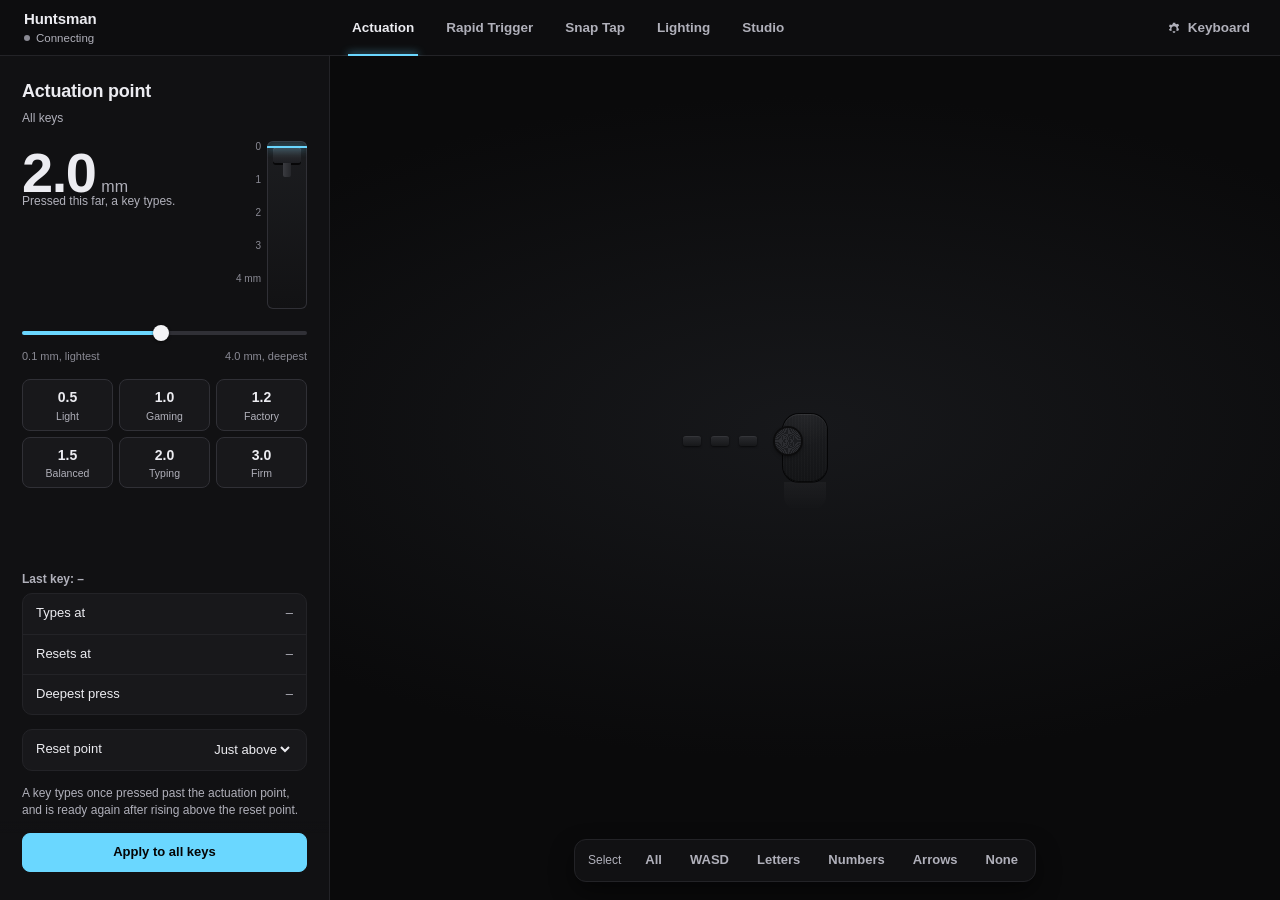
<file: ui/index.html>
<!doctype html>
<!-- SPDX-License-Identifier: GPL-3.0-or-later
     Copyright (C) 2026 Huntsman for Mac contributors -->
<html lang="en">
<head>
<meta charset="utf-8">
<meta name="viewport" content="width=device-width, initial-scale=1">
<meta name="color-scheme" content="dark">
<title>Huntsman for Mac</title>
<link rel="stylesheet" href="style.css">
</head>
<body>
<div class="app">

  <header class="head">
    <div class="device">
      <span class="device-title"><span class="device-name">Huntsman</span><span class="badge" id="expBadge" title="Support for this model is experimental: it hasn't been tested with this app" hidden>Experimental</span></span>
      <span class="device-state"><span class="led" id="led"></span><span id="conn">Connecting</span></span>
    </div>
    <nav class="tabs" id="sources" aria-label="Sections">
      <button data-view="actuation" aria-current="page">Actuation</button>
      <button data-view="rapid">Rapid Trigger</button>
      <button data-view="snap">Snap Tap</button>
      <button data-view="lighting">Lighting</button>
      <button data-view="studio">Studio</button>
    </nav>
    <button class="gear" data-view="device">
      <svg viewBox="0 0 20 20" width="16" height="16" aria-hidden="true"><path fill="currentColor" d="M11.3 1.5l.4 2.1c.5.2 1 .5 1.4.8l2-.7 1.3 2.3-1.6 1.4c.1.5.1 1.1 0 1.6l1.6 1.4-1.3 2.3-2-.7c-.4.3-.9.6-1.4.8l-.4 2.1H8.7l-.4-2.1c-.5-.2-1-.5-1.4-.8l-2 .7-1.3-2.3L5.2 9.8a4.6 4.6 0 010-1.6L3.6 6.8 4.9 4.5l2 .7c.4-.3.9-.6 1.4-.8l.4-2.1h2.6zM10 6.8a3.2 3.2 0 100 6.4 3.2 3.2 0 000-6.4z" transform="translate(0 1)"/></svg><span>Keyboard</span>
    </button>
  </header>

  <aside class="panel" aria-label="Settings">

    <div class="notice" id="platformNotice" role="alert" hidden></div>

    <div class="pane" data-pane="actuation">
      <div class="pane-head"><h2>Actuation point</h2><span class="unsaved" id="actDirty" hidden>Not applied yet</span></div>
      <p class="notice lock-note" hidden>Support for this keyboard is experimental, so changes are off. To allow them, turn on Experimental support in <button class="link" data-view="device">Keyboard</button>.</p>
      <p class="scope" id="actScope">All keys</p>
      <div class="act-top">
        <div>
          <div class="readout" id="readout"><span class="num" id="depthNum">2.0</span><span class="unit" id="depthUnit">mm</span></div>
          <p class="readout-sub">Pressed this far, a key types.</p>
          <div class="live" id="mLive" data-idle="true">
            <span class="live-key" id="mKey">Press a key</span>
            <span class="live-num"><span id="mNum">0.00</span> mm</span>
            <span class="live-hit" id="mHit">Not typed yet</span>
          </div>
        </div>
        <div class="meter" aria-hidden="true" title="Key travel: the bright line is where keys will type, the faint line where they reset">
          <div class="meter-ticks"><span>0</span><span>1</span><span>2</span><span>3</span><span>4 mm</span></div>
          <div class="meter-col">
            <div class="meter-act" id="mAct"></div><div class="meter-rel" id="mRel"></div>
            <div class="meter-key" id="mCap"><div class="meter-keycap"></div><div class="meter-stem"></div></div>
          </div>
        </div>
      </div>
      <input class="travel" type="range" id="depth" min="0.1" max="4" step="0.1" value="2" aria-label="Actuation depth">
      <div class="scale"><span>0.1 mm, lightest</span><span>4.0 mm, deepest</span></div>
      <div class="presets" id="presets"></div>
      <div class="notice live-intro" id="liveIntro" hidden><p><strong>Live view.</strong> While this window is in front on Actuation, the Huntsman sends each key's travel here instead of typing, so you can see every press. Press ⌘ (the Windows key) or click another window to type again.</p><button class="link">Got it</button></div>
      <p class="live-note" id="liveNote"><span id="liveText" role="status"></span> <button class="secondary" id="liveGo" hidden>Try again</button> <button class="secondary" id="livePrivacy" hidden>Open Privacy settings</button></p>
      <p class="hint" id="actTestWhy" hidden></p>
      <div id="actReadings">
        <p class="readings-title" id="tKey">Last key: –</p>
        <div class="group">
          <div class="row"><span>Types at</span><span class="val" id="tAct">–</span></div>
          <div class="row"><span>Resets at</span><span class="val" id="tRel">–</span></div>
          <div class="row"><span>Deepest press</span><span class="val" id="tPeak">–</span></div>
        </div>
      </div>
      <div class="group">
        <label class="row"><span>Reset point</span><select id="relMode"><option value="auto">Just above</option><option value="custom">Custom</option></select></label>
        <div class="row" id="relRow" hidden><label for="rel">Resets at</label><span class="row-ctl"><input type="range" id="rel" min="0" max="3.9" step="0.1" value="1.5" aria-label="Reset point"><output id="relOut" aria-hidden="true"></output></span></div>
      </div>
      <p class="hint">A key types once pressed past the actuation point, and is ready again after rising above the reset point.</p>
      <div class="pane-foot"><button class="primary" id="applyDepth" data-write>Apply to all keys</button></div>
    </div>

    <div class="pane" data-pane="rapid" hidden>
      <div class="pane-head"><h2>Rapid Trigger</h2><span class="unsaved" id="rtDirty" hidden>Not applied yet</span></div>
      <p class="notice lock-note" hidden>Support for this keyboard is experimental, so changes are off. To allow them, turn on Experimental support in <button class="link" data-view="device">Keyboard</button>.</p>
      <p class="scope" id="rtScope">All keys</p>
      <div class="group">
        <label class="row"><span>Rapid Trigger</span><input type="checkbox" class="switch" id="rtOn"></label>
        <div class="row"><label for="rtPress">Press</label><span class="row-ctl"><input type="range" id="rtPress" min="0.1" max="1" step="0.05" aria-label="Rapid Trigger press distance"><output id="rtPressOut" aria-hidden="true"></output></span></div>
        <div class="row"><label for="rtRelease">Release</label><span class="row-ctl"><input type="range" id="rtRelease" min="0.1" max="1" step="0.05" aria-label="Rapid Trigger release distance"><output id="rtReleaseOut" aria-hidden="true"></output></span></div>
        <label class="row"><span>Stay on for the whole press</span><input type="checkbox" class="switch" id="rtCont"></label>
      </div>
      <p class="hint">The key fires again as soon as it moves down by the press distance after rising by the release distance, anywhere in its travel.</p>
      <p class="hint">Sent again by the lighting service when it starts, because the keyboard forgets it when unplugged.</p>
      <div class="pane-foot"><button class="primary" id="applyRt" data-write>Apply to all keys</button></div>
    </div>

    <div class="pane" data-pane="snap" hidden>
      <div class="pane-head"><h2>Snap Tap</h2><span class="unsaved" id="snapDirty" hidden>Not applied yet</span></div>
      <p class="notice lock-note" hidden>Support for this keyboard is experimental, so changes are off. To allow them, turn on Experimental support in <button class="link" data-view="device">Keyboard</button>.</p>
      <p class="scope">One pair of keys</p>
      <div class="group">
        <label class="row"><span>Snap Tap</span><input type="checkbox" class="switch" id="snapOn"></label>
        <label class="row"><span>First key</span><select id="snapA"></select></label>
        <label class="row"><span>Second key</span><select id="snapB"></select></label>
      </div>
      <p class="hint">While both keys are held, only the one pressed last counts. Usually A and D. Click two keys on the keyboard to choose them, or use the lists.</p>
      <p class="status" id="snapState" role="status"></p>
      <div class="pane-foot"><button class="primary" id="applySnap" data-write>Apply</button></div>
    </div>

    <div class="pane" data-pane="lighting" hidden>
      <h2>Keyboard lighting</h2>
      <p class="notice lock-note" hidden>Support for this keyboard is experimental, so changes are off. To allow them, turn on Experimental support in <button class="link" data-view="device">Keyboard</button>.</p>
      <p class="hint">Effects and brightness are saved on the keyboard and run without this app; per-key colours stay until it's unplugged. For layered, typing and sound effects, use <button class="link" data-view="studio">Studio</button>.</p>
      <p class="hint warn" id="studioOnNote" hidden>Studio is lighting the keyboard now. Applying anything here turns Studio off.</p>
      <div class="seg" id="lightMode" role="tablist" aria-label="Lighting mode">
        <button role="tab" id="tabKeys" data-mode="keys" aria-selected="true" aria-controls="keysPane">Per key</button>
        <button role="tab" id="tabEffect" data-mode="effect" aria-selected="false" aria-controls="effectPane" tabindex="-1">Effect</button>
      </div>
      <div id="keysPane" class="subpane" role="tabpanel" aria-labelledby="tabKeys">
        <p class="scope" id="paintScope">Select keys to paint</p>
        <p class="hint">Only the selected keys change. The others keep their current colour; animated effects stop, since per-key colours replace them.</p>
        <div class="group"><label class="row"><span>Colour</span><input type="color" id="paint" value="#ff3b30"></label></div>
        <div class="wells" data-for="paint" role="group" aria-label="Paint colour"></div>
        <div class="buttons"><button class="primary" id="paintSel" data-write>Paint selected keys</button><button id="eraseSel" data-write>Clear selected keys</button></div>
        <div class="group"><label class="row"><span>Unpainted keys</span><input type="color" id="bg" value="#ffffff"></label></div>
        <div class="wells" data-for="bg" role="group" aria-label="Unpainted keys colour"></div>
        <button id="applyBg" data-write>Apply to unpainted keys</button>
      </div>
      <div id="effectPane" class="subpane" role="tabpanel" aria-labelledby="tabEffect" hidden>
        <div class="group">
          <label class="row"><span>Effect</span><select id="effect"></select></label>
          <label class="row" id="c1Row"><span>Colour</span><input type="color" id="c1" value="#ffffff"></label>
          <label class="row" id="c2Row"><span>Second colour</span><input type="color" id="c2" value="#00b4ff"></label>
          <div class="row" id="spRow"><label for="speed">Speed</label><span class="row-ctl"><input type="range" id="speed" aria-label="Effect speed"><output id="speedOut" aria-hidden="true"></output></span></div>
          <label class="row" id="dirRow"><span>Direction</span><select id="dir"><option value="right">Left to right</option><option value="left">Right to left</option></select></label>
        </div>
        <p class="hint" id="fxNote">Effects run on the keyboard and are saved on it. For a real ripple, typing trails and more, use Studio.</p>
        <div class="pane-foot"><button class="primary" id="applyFx" data-write>Apply to whole keyboard</button></div>
      </div>
      <div class="group"><div class="row"><label for="bright">Brightness</label><span class="row-ctl"><input type="range" id="bright" min="0" max="100" aria-label="Brightness" data-write><output id="brightOut" aria-hidden="true"></output></span></div></div>
    </div>

    <div class="pane studio-pane" data-pane="studio" hidden>
      <div class="pane-head">
        <h2>Studio</h2>
        <span class="unsaved" id="stDirty" hidden>Unsaved changes</span>
        <label class="master"><span id="stOnLabel">Off</span><input type="checkbox" class="switch" id="stOn" aria-describedby="stOnHint" aria-label="Studio lighting" data-write></label>
      </div>
      <p class="hint" id="stOnHint">Effects drawn by this app and streamed to the keys while it runs.</p>
      <p class="notice lock-note" hidden>Support for this keyboard is experimental, so changes are off. To allow them, turn on Experimental support in <button class="link" data-view="device">Keyboard</button>.</p>
      <div class="notice" id="stNotice" role="alert" hidden></div>

      <div class="preset-bar">
        <label class="sr-only" for="stPreset">Preset</label>
        <select id="stPreset" class="preset-select"></select>
        <div class="preset-tools" role="toolbar" aria-label="Preset">
          <button id="stSave">Save</button>
          <button id="stSaveAs">Save as…</button>
          <button id="stMore" aria-haspopup="menu" aria-expanded="false" aria-controls="stMenu" aria-label="More preset actions" title="More preset actions"><svg viewBox="0 0 16 16" width="14" height="14" aria-hidden="true"><circle cx="3" cy="8" r="1.5" fill="currentColor"/><circle cx="8" cy="8" r="1.5" fill="currentColor"/><circle cx="13" cy="8" r="1.5" fill="currentColor"/></svg></button>
          <div class="menu" id="stMenu" role="menu" aria-label="Preset actions" hidden>
            <button role="menuitem" data-act="rename">Rename…</button>
            <button role="menuitem" data-act="duplicate">Duplicate</button>
            <button role="menuitem" data-act="export">Export…</button>
            <button role="menuitem" data-act="import">Import…</button>
            <button role="menuitem" data-act="delete" class="destructive">Delete…</button>
          </div>
        </div>
        <input type="file" id="stImportFile" accept=".json,application/json" hidden>
        <p class="hint" id="stBuiltinHint" role="status" hidden>Built-in preset: save a copy to keep your changes.</p>
      </div>

      <div class="group">
        <div class="row"><label for="stBright">Brightness</label><span class="row-ctl"><input type="range" id="stBright" min="0" max="100" step="1"><output id="stBrightOut" aria-hidden="true"></output></span></div>
        <div class="row"><label for="stFps">Smoothness</label><span class="row-ctl"><input type="range" id="stFps" min="15" max="60" step="5"><output id="stFpsOut" aria-hidden="true"></output></span></div>
      </div>

      <div class="seg" id="stTabs" role="tablist" aria-label="Studio settings">
        <button role="tab" id="stTabLayers" data-tab="layers" aria-selected="true" aria-controls="stLayers">Layers</button>
        <button role="tab" id="stTabSound" data-tab="sound" aria-selected="false" aria-controls="stSound" tabindex="-1">Sound</button>
        <button role="tab" id="stTabTyping" data-tab="typing" aria-selected="false" aria-controls="stTyping" tabindex="-1">Typing</button>
        <button role="tab" id="stTabSmart" data-tab="smart" aria-selected="false" aria-controls="stSmart" tabindex="-1">Smart</button>
      </div>

      <div id="stLayers" class="subpane" role="tabpanel" aria-labelledby="stTabLayers">
        <div class="stack-head"><h3 id="stStackTitle">Layers</h3><button id="stAdd" class="add-layer">Add layer</button></div>
        <p class="hint">The top layer is drawn last, over the ones below it.</p>
        <ol class="stack" id="stStack" aria-labelledby="stStackTitle"></ol>
        <section class="editor" id="stEditor" aria-labelledby="stEdTitle" hidden>
          <div class="editor-head"><h3 id="stEdTitle"></h3><p class="hint" id="stEdDesc"></p></div>
          <div class="group" id="stParams"></div>
          <h4>Mix</h4>
          <div class="group">
            <div class="row"><label for="stOpacity">Opacity</label><span class="row-ctl"><input type="range" id="stOpacity" min="0" max="100" step="1"><output id="stOpacityOut" aria-hidden="true"></output></span></div>
            <label class="row"><span>Blend</span><select id="stBlend">
              <option value="normal">Normal (covers below)</option><option value="add">Add (brightens)</option>
              <option value="screen">Screen (soft brighten)</option><option value="multiply">Multiply (tints)</option>
              <option value="max">Brightest wins</option></select></label>
          </div>
          <h4>Keys</h4>
          <div class="seg" id="stKeys" role="radiogroup" aria-label="Keys this layer lights">
            <button role="radio" data-keys="all" aria-checked="true">All keys</button>
            <button role="radio" data-keys="sel" aria-checked="false">Selected keys</button>
          </div>
          <p class="hint" id="stKeysHint"></p>
          <div class="buttons"><button id="stKeysUse">Use selected keys</button><button id="stKeysShow">Select this layer's keys</button><button id="stKeysClear">Clear selection</button></div>
        </section>
      </div>

      <div id="stSound" class="subpane" role="tabpanel" aria-labelledby="stTabSound" hidden>
        <div class="group">
          <label class="row"><span>Input</span><select id="stDevice"></select></label>
          <div class="row"><label for="stSens">Sensitivity</label><span class="row-ctl"><input type="range" id="stSens" min="0.1" max="4" step="0.1"><output id="stSensOut" aria-hidden="true"></output></span></div>
          <div class="row"><span id="stLevelLabel">Level</span><span class="level" role="meter" id="stLevel" aria-labelledby="stLevelLabel" aria-valuemin="0" aria-valuemax="100" aria-valuenow="0"><span class="level-bar"></span></span></div>
        </div>
        <p class="hint" id="stLevelHint">The level moves while a preset with a sound effect is on.</p>
        <p class="hint">For system audio install a loopback device such as BlackHole and choose it here. A microphone hears the room instead.</p>
        <div class="notice" id="stAudioErr" role="alert" hidden></div>
        <p class="hint">Sound is analysed in memory as it arrives. Nothing is recorded or saved.</p>
      </div>

      <div id="stTyping" class="subpane" role="tabpanel" aria-labelledby="stTabTyping" hidden>
        <p class="hint">Typing effects (Ripple, Afterglow, Explosion, Trail) react to the keys you press on the Huntsman. macOS asks for Input Monitoring the first time.</p>
        <div class="notice" id="stKeysErr" role="alert" hidden></div>
        <div class="group">
          <label class="row"><span>Count key presses for the heatmap</span><input type="checkbox" class="switch" id="stHeat"></label>
          <div class="row"><span>Keys counted so far</span><span class="val" id="stHeatCount">0</span></div>
        </div>
        <p class="hint">Off by default. Only how many times each key was pressed is stored, on this Mac, never which keys in which order. Add the Typing heatmap layer to see it.</p>
        <button id="stHeatReset" class="secondary">Reset heatmap</button>
      </div>

      <div id="stSmart" class="subpane" role="tabpanel" aria-labelledby="stTabSmart" hidden>
        <p class="status" id="stSmartNow" role="status"></p>
        <div class="group">
          <label class="row"><span>When I'm away</span><input type="checkbox" class="switch" id="smIdle"></label>
          <div class="row" data-idle><label for="smMinutes">After</label><span class="row-ctl"><input type="number" id="smMinutes" min="1" max="240" step="1" class="num-input"><span class="unit-label">minutes</span></span></div>
          <label class="row" data-idle><span>Then</span><select id="smAction"><option value="dim">Dim the keys</option><option value="off">Turn the keys off</option></select></label>
          <div class="row" data-idle data-dim><label for="smDim">Dim to</label><span class="row-ctl"><input type="range" id="smDim" min="0" max="100" step="5"><output id="smDimOut" aria-hidden="true"></output></span></div>
        </div>
        <div class="group">
          <label class="row"><span>Off while the Mac sleeps</span><input type="checkbox" class="switch" id="smSleep"></label>
          <label class="row"><span>Off while the screen is locked</span><input type="checkbox" class="switch" id="smLock"></label>
        </div>
        <h3>Presets for apps</h3>
        <p class="hint">When one of these apps is in front, its preset shows instead of yours.</p>
        <ul class="rules" id="smRules"></ul>
        <div class="rule-add">
          <label class="sr-only" for="smPick">Open app</label>
          <select id="smPick"><option value="">Pick an open app…</option></select>
          <label class="sr-only" for="smBundle">App bundle ID</label>
          <input type="text" id="smBundle" placeholder="or bundle ID, e.g. com.valvesoftware.steam" spellcheck="false" autocomplete="off">
          <button id="smAdd" class="secondary">Add rule</button>
        </div>
      </div>
      <p class="hint" id="stCloseHint">While Studio is on, closing the window keeps the lighting running from the menu bar icon. Quit from there.</p>
    </div>

    <div class="pane" data-pane="device" hidden>
      <h2>Keyboard</h2>
      <div class="group" id="devInfo"></div>
      <div class="exp" id="expBox" hidden>
        <div class="group"><label class="row"><span>Experimental support</span><input type="checkbox" class="switch" id="expOn" aria-describedby="expWarn"></label></div>
        <p class="hint warn" id="expWarn">This keyboard hasn't been tested with this app. When on, the app sends it only commands checked on the Huntsman V3 Pro; they may not work, or may light or change the wrong keys. The key tester stays off.</p>
        <section class="led-check" id="ledBox" aria-labelledby="ledTitle" hidden>
          <h3 id="ledTitle">LED check</h3>
          <p class="hint">Lights one LED at a time. Note which key lights up, then paste the summary into an issue so this keyboard's layout can be confirmed.</p>
          <div class="group">
            <label class="row"><span>Row</span><select id="ledRow"></select></label>
            <label class="row"><span>Column</span><select id="ledCol"></select></label>
            <label class="row"><span>Key that lit</span><input type="text" id="ledKey" class="text-input" placeholder="e.g. Q, or none" maxlength="40" autocomplete="off" spellcheck="false"></label>
          </div>
          <p class="status" id="ledCell" role="status">Row 0, column 0</p>
          <div class="buttons"><button id="ledPrev">Previous</button><button id="ledNext">Next</button></div>
          <div class="buttons"><button class="primary" id="ledStart" data-write>Start LED check</button><button id="ledStop" hidden>End LED check</button></div>
          <label class="field"><span>Summary for an issue</span><textarea id="ledReport" rows="6" readonly spellcheck="false"></textarea></label>
          <button id="ledCopy" class="secondary">Copy summary</button>
        </section>
      </div>
      <div class="group">
        <div class="row"><span>App accent colour</span></div>
        <div class="row accent-row"><div class="wells" id="accentWells" role="group" aria-label="App accent colour"></div></div>
        <label class="row"><span>Match the keyboard's lighting</span><input type="checkbox" class="switch" id="accentMatch"></label>
      </div>
      <p class="hint">Depth, effects and brightness are stored on the keyboard. Per-key colours, Rapid Trigger and Snap Tap stay in its memory until it's unplugged; this app sends them again when it opens and at login.</p>
      <button id="reload" class="secondary">Reconnect</button>
      <button id="restore" class="secondary destructive" data-write>Restore factory depth…</button>
      <p class="hint" id="restoreHint">Sets every key back to 1.2 mm and turns off Rapid Trigger and Snap Tap. Lighting is left alone.</p>
      <button id="uninstall" class="secondary destructive" hidden>Uninstall…</button>
    </div>
  </aside>

  <main class="stage" id="stage">
    <div class="progress" id="progress" role="progressbar" aria-label="Talking to the keyboard" aria-valuemin="0" aria-valuemax="100" aria-valuenow="0" hidden><div class="progress-bar"></div></div>
    <div class="test-banner" id="testBanner" hidden>
      <span class="rec" aria-hidden="true"></span>
      <span>Live view: the Huntsman doesn't type while this window is in front. Press ⌘ (the Windows key) or click another window to type again.</span>
    </div>
    <div class="toast" id="toast" role="status" aria-live="polite"></div>
    <section class="no-kb" id="noKb" aria-labelledby="noKbTitle" hidden>
      <svg class="no-kb-art" viewBox="0 0 120 64" width="120" height="64" aria-hidden="true"><rect x="2" y="14" width="96" height="40" rx="6" fill="none" stroke="currentColor" stroke-width="2"/><path d="M14 26h8M28 26h8M42 26h8M56 26h8M70 26h8M14 36h8M28 36h8M42 36h8M56 36h8M70 36h8M24 46h52" stroke="currentColor" stroke-width="2.4" stroke-linecap="round"/><path d="M98 34h10a6 6 0 0 0 6-6V4" fill="none" stroke="currentColor" stroke-width="2" stroke-dasharray="3 3"/></svg>
      <h2 id="noKbTitle">Plug in your Huntsman by USB</h2>
      <p>Then choose Reconnect. Its settings show here once it answers.</p>
      <button class="primary" id="emptyReconnect">Reconnect</button>
      <p class="no-kb-why" id="noKbWhy"></p>
    </section>
    <div class="kb-wrap" id="kbWrap">
      <div class="kb" id="kb">
        <div class="kb-extras" aria-hidden="true">
          <span class="media"></span><span class="media"></span><span class="media"></span><span class="dial"></span>
        </div>
        <div class="board" id="board" role="grid" aria-label="Keyboard" aria-multiselectable="true"></div>
      </div>
    </div>
    <div class="trace-wrap" id="traceWrap" hidden><canvas id="trace" height="200" role="img" aria-label="Travel trace. No key pressed yet."></canvas><div class="trace-chip" id="traceChip" hidden><span id="traceChipText"></span><button id="traceResume" hidden>Resume</button></div></div>
    <div class="dock" id="dock">
      <div class="preview-chip" id="stPreview" role="status" hidden><span class="preview-dot" aria-hidden="true"></span><span>Preview, Studio off</span><button id="stPreviewOn" data-write>Turn on</button></div>
      <p class="stage-note" id="stageNote"></p>
      <div class="select-tools" id="selectTools" role="group" aria-label="Select keys">
        <span class="select-label" aria-hidden="true">Select</span>
        <button data-sel="all">All</button><button data-sel="wasd">WASD</button><button data-sel="letters">Letters</button>
        <button data-sel="numbers">Numbers</button><button data-sel="arrows">Arrows</button><button data-sel="none">None</button>
      </div>
    </div>
  </main>

</div>
<dialog class="confirm" id="confirmRestore" aria-labelledby="crTitle" aria-describedby="crBody">
  <h2 id="crTitle">Restore factory depth?</h2>
  <p id="crBody">Every key goes back to 1.2 mm, and Rapid Trigger and Snap Tap turn off. Lighting stays as it is.</p>
  <form method="dialog" class="buttons">
    <button value="cancel" class="secondary" autofocus>Cancel</button>
    <button value="restore" class="danger">Restore</button>
  </form>
</dialog>
<dialog class="confirm" id="confirmApply" aria-labelledby="caTitle" aria-describedby="caBody">
  <h2 id="caTitle">Change keys with other depths?</h2>
  <p id="caBody"></p>
  <form method="dialog" class="buttons">
    <button value="cancel" class="secondary" autofocus>Cancel</button>
    <button value="apply" class="primary" id="caOk">Apply</button>
  </form>
</dialog>
<dialog class="confirm gallery" id="gallery" aria-labelledby="galTitle">
  <div class="gallery-head"><h2 id="galTitle">Add a layer</h2><form method="dialog"><button value="cancel" class="secondary">Cancel</button></form></div>
  <div id="galBody"></div>
</dialog>
<dialog class="confirm" id="nameDialog" aria-labelledby="ndTitle">
  <form method="dialog" id="ndForm">
    <h2 id="ndTitle">Save preset as</h2>
    <label class="field"><span>Name</span><input type="text" id="ndName" maxlength="60" required autocomplete="off" spellcheck="false"></label>
    <p class="field-err" id="ndErr" role="alert"></p>
    <div class="buttons"><button value="cancel" class="secondary" formnovalidate>Cancel</button><button value="ok" class="primary" id="ndOk">Save</button></div>
  </form>
</dialog>
<dialog class="confirm" id="confirmDelete" aria-labelledby="cdTitle" aria-describedby="cdBody">
  <h2 id="cdTitle">Delete preset?</h2>
  <p id="cdBody"></p>
  <form method="dialog" class="buttons">
    <button value="cancel" class="secondary" autofocus>Cancel</button>
    <button value="delete" class="danger">Delete</button>
  </form>
</dialog>
<dialog class="confirm" id="confirmUninstall" aria-labelledby="cuTitle" aria-describedby="cuBody">
  <h2 id="cuTitle">Uninstall Huntsman for Mac?</h2>
  <p id="cuBody">This removes the app and its lighting service from this Mac, and the keyboard goes back to its own lighting. Your settings and presets are kept, in case you install it again. macOS asks for your password.</p>
  <form method="dialog" class="buttons">
    <button value="cancel" class="secondary" autofocus>Cancel</button>
    <button value="uninstall" class="danger">Uninstall</button>
  </form>
</dialog>
<script src="app.js"></script>
<script src="studio.js"></script>
</body>
</html>
</file>
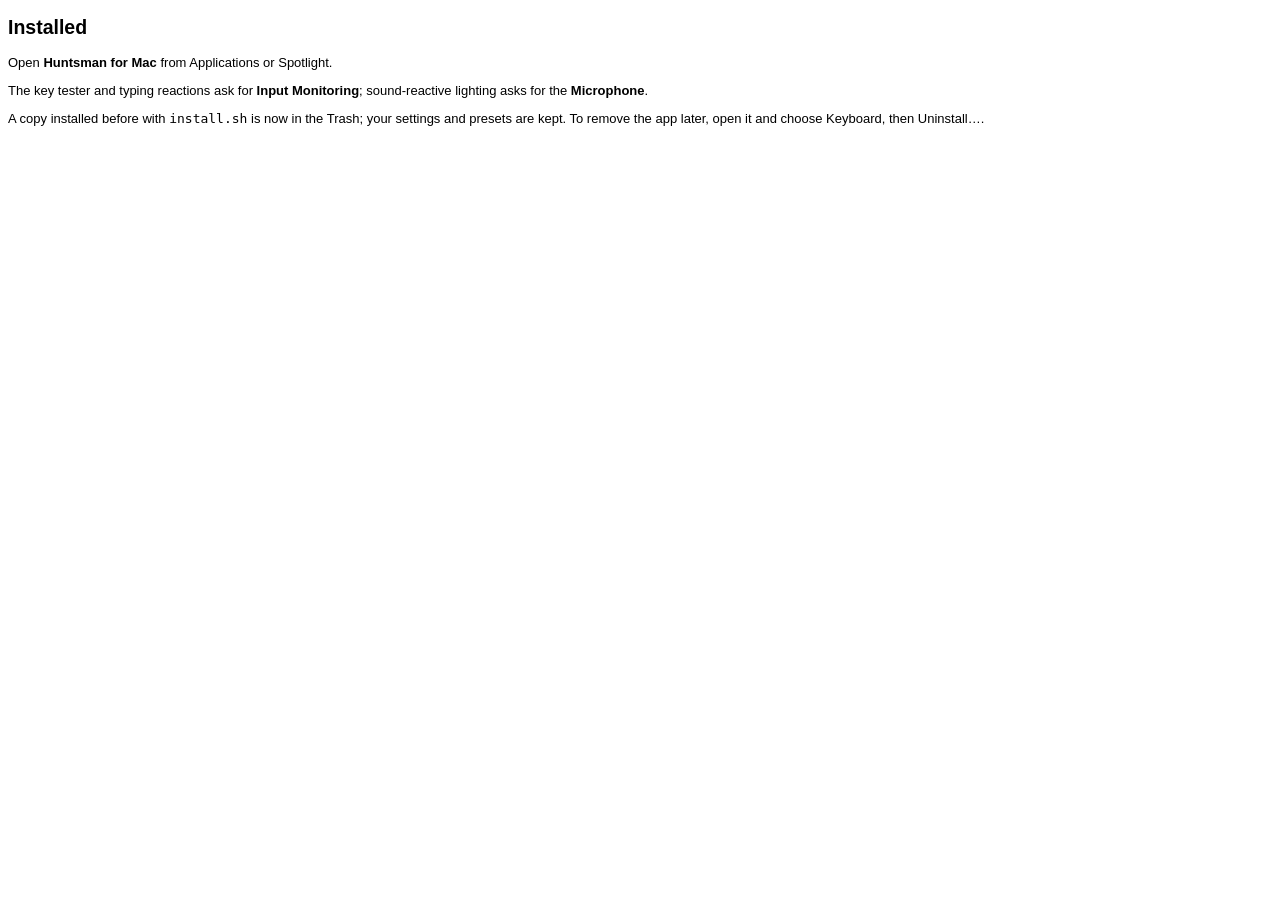
<file: packaging/mac/pkg/resources/conclusion.html>
<!doctype html>
<!-- SPDX-License-Identifier: GPL-3.0-or-later -->
<!-- Copyright (C) 2026 Huntsman for Mac contributors -->
<html lang="en"><head><meta charset="utf-8"></head>
<body style="font-family:-apple-system,sans-serif;font-size:13px">
<h2>Installed</h2>
<p>Open <b>Huntsman for Mac</b> from Applications or Spotlight.</p>
<p>The key tester and typing reactions ask for <b>Input Monitoring</b>; sound-reactive lighting asks for the
<b>Microphone</b>.</p>
<p>A copy installed before with <code>install.sh</code> is now in the Trash; your settings and presets are kept. To
remove the app later, open it and choose Keyboard, then Uninstall….</p>
</body></html>
</file>
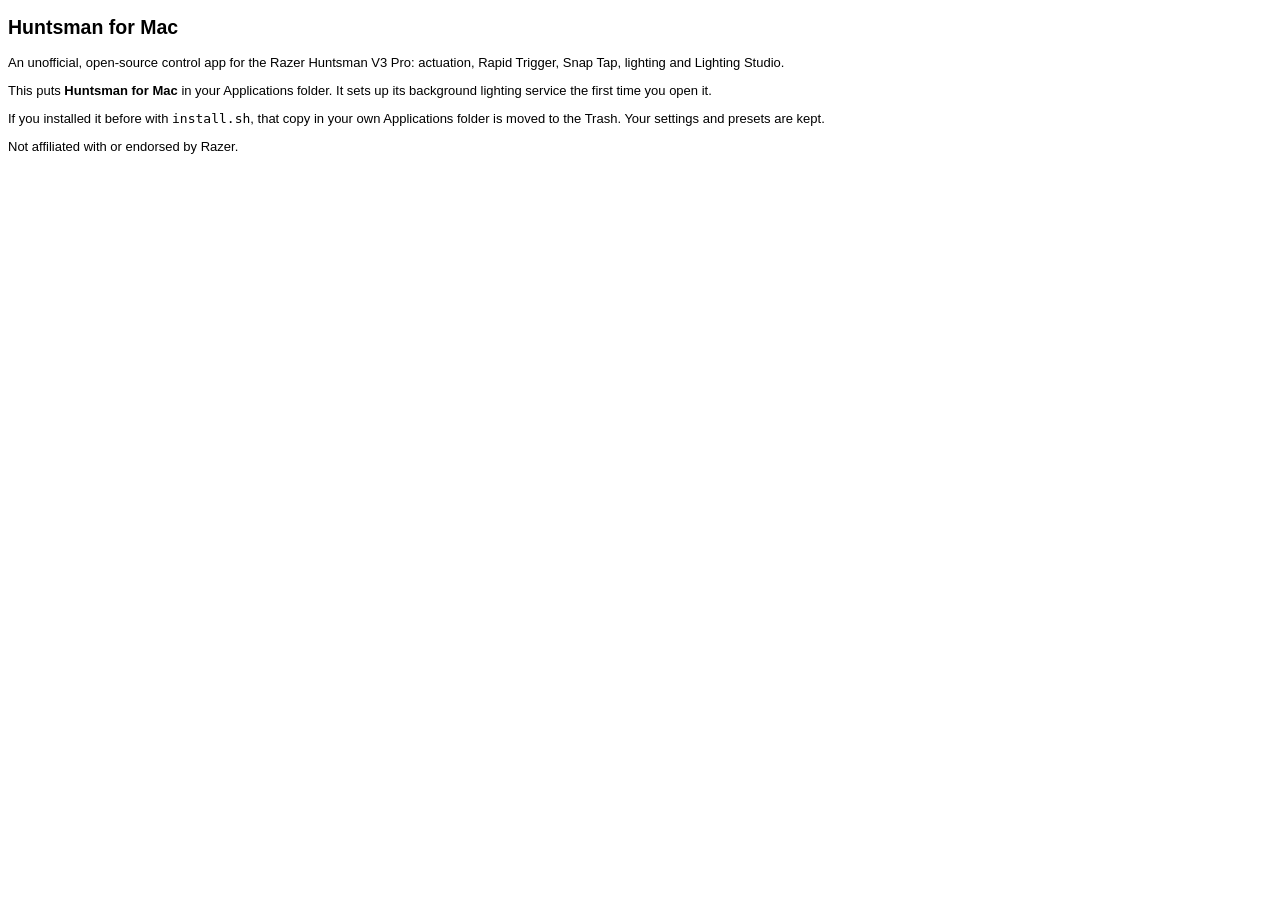
<file: packaging/mac/pkg/resources/welcome.html>
<!doctype html>
<!-- SPDX-License-Identifier: GPL-3.0-or-later -->
<!-- Copyright (C) 2026 Huntsman for Mac contributors -->
<html lang="en"><head><meta charset="utf-8"></head>
<body style="font-family:-apple-system,sans-serif;font-size:13px">
<h2>Huntsman for Mac</h2>
<p>An unofficial, open-source control app for the Razer Huntsman V3 Pro: actuation, Rapid Trigger, Snap Tap,
lighting and Lighting Studio.</p>
<p>This puts <b>Huntsman for Mac</b> in your Applications folder. It sets up its background lighting service
the first time you open it.</p>
<p>If you installed it before with <code>install.sh</code>, that copy in your own Applications folder is moved to
the Trash. Your settings and presets are kept.</p>
<p>Not affiliated with or endorsed by Razer.</p>
</body></html>
</file>
<file: ui/style.css>
/* SPDX-License-Identifier: GPL-3.0-or-later
   Copyright (C) 2026 Huntsman for Mac contributors */
/* Dark control room. The keyboard is the hero: black doubleshot caps whose legends glow in the
   real LED colour, on a dark aluminium plate. The app's own accent (ice) stays out of the LEDs. */
[hidden] { display: none !important; }
:root {
  --accent: #6ad7ff;
  --accent-ink: #050506;
  --bg: #0a0a0b;
  --panel: #111113;
  --raise: #18181b;
  --line: #232327;
  --line-2: #303036;
  --ink: #ececf1;
  --ink-2: #b0b0ba;   /* 8.6:1 on the panel */
  --ink-3: #8a8a94;   /* 5.5:1 on the panel, 5.2:1 on raised rows */
  --warn: #f5b84b;
  --danger: #ff6b6b;
  --rec: #ff453a;
  --sel: #f4f4f6;     /* selection ring: neutral, so it never fights the LED colours */
  --plate-1: #1d1e21;
  --plate-2: #131416;
  color-scheme: dark;
}
* { box-sizing: border-box; }
html, body { height: 100%; margin: 0; }
body {
  font: 13px/1.45 -apple-system, BlinkMacSystemFont, "SF Pro Text", "Helvetica Neue", sans-serif;
  background: var(--bg); color: var(--ink);
  -webkit-font-smoothing: antialiased; -webkit-user-select: none; user-select: none; overflow: hidden;
}
button, select, input, output { font: inherit; color: inherit; }
:focus-visible { outline: 2px solid var(--accent); outline-offset: 2px; }
.sr-only { position: absolute; width: 1px; height: 1px; overflow: hidden; clip-path: inset(50%); white-space: nowrap; }

.app { display: grid; grid-template-columns: 330px minmax(0, 1fr); grid-template-rows: auto 1fr; height: 100%; }

/* ---------- header with tabs ---------- */
.head {
  grid-column: 1 / -1; display: flex; align-items: stretch; gap: 32px;
  padding: 0 20px 0 24px; border-bottom: 1px solid var(--line); background: #0d0d0f; height: 56px;
}
.device { display: flex; flex-direction: column; justify-content: center; min-width: 282px; }
.device-name { font-size: 15px; font-weight: 650; letter-spacing: -.1px; }
.device-state { display: flex; align-items: center; gap: 6px; color: var(--ink-2); font-size: 11.5px; }
.led { width: 6px; height: 6px; border-radius: 50%; background: var(--ink-3); }
.led.on { background: var(--accent); box-shadow: 0 0 6px var(--accent); }
.led.err { background: var(--danger); }
.tabs { display: flex; gap: 4px; }
.tabs button {
  border: 0; background: none; padding: 0 14px; font-size: 13.5px; font-weight: 550; color: var(--ink-2);
  position: relative; cursor: default;
}
.tabs button:hover { color: var(--ink); }
.tabs button[aria-current="page"] { color: var(--ink); }
.tabs button[aria-current="page"]::after {
  content: ""; position: absolute; inset-inline: 10px; bottom: -1px; height: 2px; background: var(--accent);
  box-shadow: 0 0 8px var(--accent);
}
.tabs button:focus-visible { outline-offset: -6px; border-radius: 8px; }
.gear { margin-inline-start: auto; align-self: center; display: inline-flex; align-items: center; gap: 6px; border: 0; background: none; color: var(--ink-2); padding: 6px 10px; border-radius: 6px; font-size: 13.5px; font-weight: 550; cursor: default; }
.gear:hover, .gear[aria-current="page"] { color: var(--ink); background: var(--raise); }

/* ---------- settings panel ---------- */
.panel { background: var(--panel); border-inline-end: 1px solid var(--line); padding: 22px 22px 28px; overflow: auto; }
.pane, .subpane { display: flex; flex-direction: column; gap: 14px; }
.subpane { margin-bottom: 6px; }
h2 { margin: 0; font-size: 18px; font-weight: 650; letter-spacing: -.2px; }
.pane-head { display: flex; align-items: center; gap: 10px; flex-wrap: wrap; }
.unsaved { display: inline-flex; align-items: center; gap: 6px; font-size: 11.5px; font-weight: 550; color: var(--warn); }
.unsaved::before { content: ""; width: 7px; height: 7px; border-radius: 50%; background: var(--warn); }
.scope { margin: -8px 0 0; color: var(--ink-2); font-size: 12px; }
.scope button.link { font-size: inherit; }
.readout { display: flex; align-items: baseline; gap: 6px; margin-top: 4px; }
.readout .num { font: 650 56px/1 ui-rounded, -apple-system, sans-serif; font-variant-numeric: tabular-nums; letter-spacing: -1.5px; }
.readout .unit { font-size: 16px; color: var(--ink-2); }
.readout-sub { margin: -8px 0 0; color: var(--ink-2); font-size: 12px; }
.readout.mixed { flex-direction: column; align-items: flex-start; gap: 2px; margin-bottom: 10px; }
.readout.mixed .num { font-size: 40px; letter-spacing: -1px; }
.readout.mixed .unit { font-size: 13px; font-variant-numeric: tabular-nums; }

/* the primary action of a pane stays in view at the bottom of the panel, however long the pane */
.pane-foot {
  position: sticky; bottom: -28px; z-index: 2; display: flex; flex-direction: column; gap: 8px;
  margin: 0 -22px -28px; padding: 12px 22px 28px;
  background: linear-gradient(180deg, color-mix(in srgb, var(--panel) 0%, transparent), var(--panel) 12px);
}
.pane-foot.buttons { flex-direction: row; }
.pane-foot > button { width: 100%; }
.subpane .pane-foot { margin-bottom: -6px; }
.pane.dimmed { opacity: .45; }

input[type="range"] { -webkit-appearance: none; appearance: none; width: 100%; height: 20px; background: transparent; margin: 0; }
input[type="range"]::-webkit-slider-runnable-track { height: 4px; border-radius: 2px; background: linear-gradient(90deg, var(--accent) var(--fill, 50%), var(--line-2) var(--fill, 50%)); }
input[type="range"]::-webkit-slider-thumb { -webkit-appearance: none; width: 16px; height: 16px; margin-top: -6px; border-radius: 50%; background: #f4f4f6; box-shadow: 0 1px 3px rgba(0,0,0,.6); }
.travel::-webkit-slider-runnable-track { height: 6px; border-radius: 3px; }
.travel::-webkit-slider-thumb { width: 20px; height: 20px; margin-top: -7px; }
.scale { display: flex; justify-content: space-between; font-size: 11px; color: var(--ink-3); margin-top: -8px; }

.presets { display: grid; grid-template-columns: repeat(3, 1fr); gap: 6px; }
.presets button { border: 1px solid var(--line-2); background: var(--raise); border-radius: 8px; padding: 7px 0 6px; cursor: default; display: flex; flex-direction: column; align-items: center; gap: 1px; }
.presets button b { font-size: 14px; font-weight: 650; font-variant-numeric: tabular-nums; }
.presets button span { font-size: 10.5px; color: var(--ink-2); }
.presets button:hover { border-color: #45454c; }
.presets button[aria-pressed="true"] { border-color: var(--accent); box-shadow: inset 0 0 0 1px var(--accent); }

/* buttons: primary is filled with the accent; secondary is a raised neutral button */
button.primary, button.secondary, .buttons button, .pane > button, .subpane > button, .pane-foot > button {
  border: 1px solid var(--line-2); background: linear-gradient(180deg, #202024, #1a1a1d); border-radius: 8px; padding: 9px 14px; font-weight: 550; cursor: default;
  box-shadow: inset 0 1px 0 rgba(255,255,255,.05), 0 1px 2px rgba(0,0,0,.4);
}
button.secondary:hover, .buttons button:not(.primary):hover, .pane > button:not(.primary):hover, .subpane > button:not(.primary):hover { border-color: #47474e; background: linear-gradient(180deg, #26262b, #1e1e22); }
button.primary { background: var(--accent); border-color: var(--accent); color: var(--accent-ink); font-weight: 650; box-shadow: none; }
button.primary:hover { filter: brightness(1.08); }
button.destructive { color: var(--danger); }
button.danger { background: #c9302c; border-color: #c9302c; color: #fff; font-weight: 650; box-shadow: none; }
button:disabled, button:disabled:hover {
  background: transparent !important; border: 1px dashed var(--line-2) !important; color: var(--ink-3) !important;
  box-shadow: none !important; filter: none !important; cursor: not-allowed;
}
.buttons { display: flex; flex-wrap: wrap; gap: 8px; }
.buttons button { flex: 1 1 auto; white-space: nowrap; }

.group { background: var(--raise); border: 1px solid var(--line); border-radius: 10px; }
.row { display: flex; align-items: center; justify-content: space-between; gap: 12px; padding: 9px 13px; min-height: 40px; }
.row + .row { border-top: 1px solid var(--line); }
.row-ctl { display: flex; align-items: center; gap: 10px; flex: 1; max-width: 180px; }
.row output, .row-ctl output, .row .val { font-variant-numeric: tabular-nums; color: var(--ink-2); min-width: 62px; text-align: end; white-space: nowrap; }
select { background: transparent; border: 0; text-align: end; max-width: 160px; color: var(--ink); }
select option { background: var(--raise); }
input[type="color"] { width: 46px; height: 24px; border: 1px solid var(--line-2); border-radius: 6px; padding: 0; background: none; }
input[type="color"]::-webkit-color-swatch-wrapper { padding: 2px; }
input[type="color"]::-webkit-color-swatch { border: 0; border-radius: 4px; }
.switch { appearance: none; -webkit-appearance: none; width: 34px; height: 20px; border-radius: 10px; background: var(--line-2); position: relative; margin: 0; transition: background .15s; flex: none; }
.switch::after { content: ""; position: absolute; top: 2px; inset-inline-start: 2px; width: 16px; height: 16px; border-radius: 50%; background: #f4f4f6; transition: inset-inline-start .15s; }
.switch:checked { background: var(--accent); }
.switch:checked::after { inset-inline-start: 16px; }
.seg { display: grid; grid-auto-flow: column; grid-auto-columns: 1fr; background: var(--bg); border: 1px solid var(--line); border-radius: 9px; padding: 3px; }
.seg button { border: 0; background: none; border-radius: 6px; padding: 6px 0; font-weight: 550; color: var(--ink-2); cursor: default; }
.seg button[aria-selected="true"] { background: var(--raise); color: var(--ink); box-shadow: 0 1px 2px rgba(0,0,0,.5), inset 0 0 0 1px var(--line-2); }
.wells { display: flex; gap: 5px; flex-wrap: wrap; margin-top: -4px; }
.wells button { width: 23px; height: 23px; border-radius: 50%; border: 2px solid var(--panel); box-shadow: 0 0 0 1px var(--line-2); padding: 0; cursor: default; }
.wells button[aria-pressed="true"] { box-shadow: 0 0 0 2px var(--ink); }
.hint { margin: 0; color: var(--ink-2); font-size: 12px; }
.hint.warn { color: var(--warn); }
.status { margin: 0; }

/* ---------- stage ---------- */
.stage {
  position: relative; overflow: auto; padding: 28px 32px 18px; display: flex; flex-direction: column; align-items: center; gap: 18px;
  background: radial-gradient(1000px 460px at 50% 44%, #17181b 0%, var(--bg) 72%);
}
/* thin bar along the top of the stage while many keys are read or written */
.progress { position: absolute; top: 0; inset-inline: 0; height: 2px; background: var(--line); z-index: 5; pointer-events: none; }
.progress-bar { height: 100%; width: var(--p, 0%); background: var(--accent); box-shadow: 0 0 6px var(--accent); transition: width .12s linear; }
.kb-wrap { width: 100%; flex: 1; display: flex; align-items: center; justify-content: center; min-height: 0; }

/* the keyboard body: brushed dark aluminium top plate, visible between the keys */
.kb {
  position: relative; padding: 46px 22px 22px; border-radius: 16px; isolation: isolate;
  background:
    repeating-linear-gradient(90deg, rgba(255,255,255,.014) 0 1px, transparent 1px 3px),
    radial-gradient(120% 80% at 50% 0%, rgba(255,255,255,.035), transparent 60%),
    linear-gradient(180deg, var(--plate-1), var(--plate-2));
  box-shadow: 0 1px 0 rgba(255,255,255,.07) inset, 0 -1px 0 rgba(0,0,0,.6) inset, 0 0 0 1px #050506,
    0 40px 70px -24px rgba(0,0,0,.9);
}
/* light from the keys falling on the desk, and a faint reflection of the case */
.kb::before {
  content: ""; position: absolute; z-index: -2; inset-inline: 4%; bottom: -46px; height: 70px; border-radius: 50%;
  background: radial-gradient(closest-side, color-mix(in srgb, var(--spill, transparent) 22%, transparent), transparent);
  filter: blur(14px); pointer-events: none;
}
.kb::after {
  content: ""; position: absolute; z-index: -1; inset-inline: 1.5%; top: 100%; height: 28px; border-radius: 0 0 14px 14px;
  background: linear-gradient(180deg, rgba(255,255,255,.035), transparent);
  pointer-events: none;
}
.kb-extras { position: absolute; top: 14px; inset-inline-end: 26px; display: flex; align-items: center; gap: 10px; }
.media { width: 18px; height: 10px; border-radius: 3px; background: linear-gradient(#2a2b2f, #17181a); box-shadow: 0 1px 0 rgba(255,255,255,.05) inset, 0 1px 2px rgba(0,0,0,.6); }
.dial { width: 26px; height: 26px; border-radius: 50%; margin-inline-start: 8px;
  background: repeating-conic-gradient(#2c2d31 0 4deg, #1c1d20 4deg 8deg); box-shadow: 0 0 0 2px #0c0c0d, 0 2px 4px rgba(0,0,0,.7); }
.board { position: relative; }
.kb-row { position: absolute; inset: 0; pointer-events: none; }

/* ---------- keycap ----------
   .cap is the cap body (its sides), .top the dished top, .front the taller front skirt.
   The LED colour is the cap's `color`, so legend, legend glow and light spill all follow it. */
.cap {
  position: absolute; border-radius: 7px; cursor: default; pointer-events: auto; color: var(--legend, #e9e9ee);
  background: linear-gradient(180deg, #25262a 0%, #17181b 55%, #0e0e10 100%);
  box-shadow: inset 0 1px 0 rgba(255,255,255,.09), 0 2px 0 #060607, 0 5px 9px rgba(0,0,0,.6);
}
.cap::before {   /* light spilling onto the plate around the switch */
  content: ""; position: absolute; inset: -8px; border-radius: 14px; z-index: -1; pointer-events: none;
  background: radial-gradient(closest-side, currentColor, transparent); opacity: .3;
}
.cap .top {
  position: absolute; inset: 2px 3px 10px; border-radius: 5px; overflow: hidden;
  background:
    radial-gradient(85% 70% at 50% 60%, rgba(0,0,0,.2), transparent 70%),
    linear-gradient(180deg, #2c2d32 0%, #222327 40%, #1c1d21 100%);
  box-shadow: inset 0 1px 0 rgba(255,255,255,.1), inset 0 -1px 0 rgba(0,0,0,.45), 0 1px 1px rgba(0,0,0,.4);
  transition: inset .05s linear;
}
.cap .legend {   /* doubleshot legend, centred high like the real caps; lit from below */
  position: absolute; inset-inline: 2px; top: 16%; text-align: center; white-space: nowrap; z-index: 1;
  font-size: var(--legend-fs, 11px); font-weight: 600; line-height: 1.1; color: inherit;
  text-shadow: 0 0 1px currentColor, 0 0 5px color-mix(in srgb, currentColor 85%, transparent), 0 0 12px color-mix(in srgb, currentColor 55%, transparent), 0 0 22px color-mix(in srgb, currentColor 30%, transparent);
}
.cap.long .legend { font-size: var(--legend-long, 8.5px); letter-spacing: -.1px; top: 19%; }
.cap.unlit .legend { text-shadow: none; }
.cap.unlit::before { opacity: 0; }
.cap .front {
  position: absolute; bottom: 0; inset-inline: 0; height: 10px; border-radius: 0 0 7px 7px;
  background: linear-gradient(180deg, rgba(255,255,255,.035), rgba(0,0,0,.25));
  font-size: var(--front-fs, 9.5px); line-height: 10px; text-align: center; white-space: nowrap;
  color: #d4d4dc; font-weight: 650; font-variant-numeric: tabular-nums;
}
.kb.num-on-top .front { background: none; bottom: 9px; height: auto; line-height: 1; color: #c4c4cc; }
.kb.num-on-top[data-view="actuation"] .legend { top: 6%; }
/* small keys: the depth replaces the legend while the key is pointed at or focused */
.kb.depths-on-demand .front { opacity: 0; background: none; top: 16%; bottom: auto; height: auto; line-height: 1.1; color: #e4e4ea; }
.kb.depths-on-demand[data-view="actuation"] .cap:is(:hover, :focus, .pressed) .front { opacity: 1; }
.kb.depths-on-demand[data-view="actuation"] .cap:is(:hover, :focus, .pressed) .legend { opacity: 0; }
.cap .fill { position: absolute; inset-inline: 0; top: 0; height: 0; background: linear-gradient(180deg, transparent, color-mix(in srgb, var(--accent) 55%, transparent)); pointer-events: none; }

.cap.sel { box-shadow: 0 0 0 2px var(--sel), 0 0 0 4px rgba(0,0,0,.55), 0 0 18px -4px var(--sel), inset 0 1px 0 rgba(255,255,255,.09), 0 2px 0 #060607; }
.cap:focus-visible { outline: 2px solid var(--accent); outline-offset: 5px; }
.cap.off .legend { opacity: .35; }
.cap.pressed .top { inset: 5px 3px 7px; background: linear-gradient(180deg, #232428, #18191b); box-shadow: inset 0 2px 4px rgba(0,0,0,.6); }
.cap.pair::after {   /* Snap Tap pair */
  content: ""; position: absolute; inset: -4px; border-radius: 10px; border: 2px solid var(--accent);
  box-shadow: 0 0 14px -2px var(--accent); pointer-events: none;
}
.cap.rt .front::after {   /* covered by Rapid Trigger */
  content: ""; position: absolute; inset-inline: 30%; bottom: 3px; height: 3px; border-radius: 2px;
  background: var(--accent); box-shadow: 0 0 6px var(--accent);
}

/* ---------- effects, previewed on the on-screen board ---------- */
@keyframes fx-hue { 0%, 100% { color: #ff3b30; } 16% { color: #ffcc00; } 33% { color: #34e05a; } 50% { color: #00d5ff; } 66% { color: #3a5bff; } 83% { color: #e040ff; } }
@keyframes fx-breathe { 0%, 100% { color: #2a2a2f; } 50% { color: var(--legend); } }
@keyframes fx-breathe2 { 0%, 100% { color: #2a2a2f; } 25% { color: var(--c1); } 49.9% { color: #2a2a2f; } 75% { color: var(--c2); } }
@keyframes fx-twinkle { 0%, 40%, 100% { color: #2a2a2f; } 12% { color: var(--legend); } }
@keyframes fx-fire { 0%, 100% { color: #ff3a0a; } 30% { color: #ff8a1a; } 55% { color: #ffb52a; } 80% { color: #ff5a12; } }
.kb[data-fx="spectrum"] .cap:not(.off) { animation: fx-hue var(--fx-dur, 8s) linear infinite; }
.kb[data-fx="wave"] .cap:not(.off) { animation: fx-hue var(--fx-dur, 4s) linear infinite; animation-delay: calc((1 - var(--kx)) * var(--fx-dur, 4s) * -1); }
.kb[data-fx="wave"][data-dir="left"] .cap:not(.off) { animation-delay: calc(var(--kx) * var(--fx-dur, 4s) * -1); }
.kb[data-fx="breathing_one"] .cap:not(.off), .kb[data-fx="breathing_random"] .cap:not(.off) { animation: fx-breathe var(--fx-dur, 4s) ease-in-out infinite; }
.kb[data-fx="breathing_two"] .cap:not(.off) { animation: fx-breathe2 calc(var(--fx-dur, 4s) * 2) ease-in-out infinite; }
.kb[data-fx^="starlight"] .cap:not(.off) { color: #2a2a2f; animation: fx-twinkle calc(var(--fx-dur, 2.4s) * (0.7 + var(--r1))) ease-in-out infinite; animation-delay: calc(var(--r2) * -6s); }
.kb[data-fx="fire"] .cap:not(.off) { animation: fx-fire calc(0.6s + var(--r1) * 0.9s) ease-in-out infinite; animation-delay: calc(var(--r2) * -2s); }
.kb[data-fx^="reactive"] .cap { color: color-mix(in srgb, var(--legend) 60%, #1a1a1e); }
.cap.typed, .kb[data-fx] .cap.typed { color: var(--accent) !important; }

/* ---------- stage chrome: testing banner, dock, trace, toast ---------- */
.test-banner {
  position: absolute; top: 14px; inset-inline: 24px; z-index: 5; display: flex; align-items: center; gap: 12px;
  padding: 8px 8px 8px 16px; border-radius: 10px; background: #2a1213; border: 1px solid #5c2224; color: #ffd9d6; font-weight: 550;
  box-shadow: 0 10px 30px rgba(0,0,0,.5);
}
.test-banner .rec { width: 10px; height: 10px; border-radius: 50%; background: var(--rec); box-shadow: 0 0 0 0 rgba(255,69,58,.6); animation: rec 1.4s ease-out infinite; flex: none; }
@keyframes rec { 0% { box-shadow: 0 0 0 0 rgba(255,69,58,.6); } 70%, 100% { box-shadow: 0 0 0 8px rgba(255,69,58,0); } }

.dock { display: flex; flex-direction: column; align-items: center; gap: 10px; flex: none; }
.select-tools { display: inline-flex; align-items: center; gap: 4px; background: var(--panel); border: 1px solid var(--line); border-radius: 12px; padding: 5px; box-shadow: 0 10px 24px rgba(0,0,0,.45); }
.select-label { color: var(--ink-2); font-size: 12px; padding: 0 8px 0 8px; }
.select-tools button { border: 0; background: none; padding: 6px 12px; border-radius: 8px; color: var(--ink-2); font-weight: 550; cursor: default; }
.select-tools button:hover { background: var(--raise); color: var(--ink); }
.stage-note { margin: 0; color: var(--ink-2); font-size: 12px; text-align: center; max-width: 90ch; }

/* Studio off: the board is a preview */
.preview-chip {
  display: inline-flex; align-items: center; gap: 8px; padding: 4px 4px 4px 12px; border-radius: 999px;
  background: var(--panel); border: 1px solid var(--line-2); font-size: 12px; font-weight: 600; color: var(--ink);
}
.preview-dot { width: 7px; height: 7px; border-radius: 50%; border: 1.5px solid var(--ink-2); }
.preview-chip button { border: 1px solid var(--accent); background: none; color: var(--accent); border-radius: 999px; padding: 3px 11px; font-weight: 600; cursor: default; }
.preview-chip button:hover:not(:disabled) { background: color-mix(in srgb, var(--accent) 12%, transparent); }
.preview-chip button:disabled { border: 1px dashed var(--line-2); color: var(--ink-3); }

/* no keyboard: the stage says what to do */
.no-kb { flex: 1; display: flex; flex-direction: column; align-items: center; justify-content: center; gap: 10px; text-align: center; max-width: 46ch; }
.no-kb-art { color: var(--ink-3); margin-bottom: 6px; }
.no-kb p { margin: 0; color: var(--ink-2); }
.no-kb .primary { margin-top: 8px; min-width: 160px; }
.no-kb .no-kb-why { font-size: 11.5px; color: var(--ink-3); min-height: 1em; }

.trace-wrap { width: 100%; max-width: 1040px; background: var(--panel); border: 1px solid var(--line); border-radius: 12px; padding: 14px 10px 8px; flex: none; }
.trace-wrap { position: relative; }
#trace { width: 100%; height: clamp(110px, 22vh, 200px); display: block; }
.trace-wrap.paused canvas, #actReadings.paused { opacity: .4; }
.trace-chip { position: absolute; top: 50%; left: 50%; transform: translate(-50%, -50%); display: inline-flex; align-items: center; gap: 8px;
  padding: 4px 4px 4px 12px; border-radius: 999px; background: var(--panel); border: 1px solid var(--line-2); font-size: 12px; font-weight: 600; color: var(--ink); }
.trace-chip:not(:has(button:not([hidden]))) { padding-inline-end: 12px; }
.trace-chip button { border: 1px solid var(--accent); background: none; color: var(--accent); border-radius: 999px; padding: 3px 11px; font-weight: 600; cursor: default; }
.readings-title { margin: 10px 0 4px; font-size: 12px; font-weight: 600; color: var(--ink-2); }

.toast {
  position: absolute; top: 16px; inset-inline: 0; margin-inline: auto; width: fit-content; max-width: 80%; z-index: 6;
  background: var(--raise); border: 1px solid var(--line-2); border-radius: 9px; padding: 9px 15px; font-size: 12.5px;
  box-shadow: 0 10px 30px rgba(0,0,0,.6); opacity: 0; pointer-events: none; transform: translateY(-6px); transition: opacity .15s, transform .15s;
}
.toast.show { opacity: 1; transform: none; }
.toast.err { color: var(--danger); }
.stage.traced .toast { top: auto; bottom: calc(var(--dock-h, 56px) + 26px); }   /* below the board, by the dock */

/* ---------- confirm dialog ---------- */
.confirm {
  width: min(400px, calc(100vw - 32px)); padding: 22px; border-radius: 14px; border: 1px solid var(--line-2);
  background: var(--panel); color: var(--ink); box-shadow: 0 30px 80px rgba(0,0,0,.7);
}
.confirm::backdrop { background: rgba(0,0,0,.55); }
.confirm h2 { font-size: 16px; }
.confirm p { margin: 8px 0 18px; color: var(--ink-2); }

/* ---------- actuation meter: a key in cross-section sinking past the actuation line ---------- */
.act-top { display: grid; grid-template-columns: 1fr 76px; gap: 14px; align-items: stretch; }
.meter { display: grid; grid-template-columns: 30px 1fr; gap: 6px; height: 168px; }
.meter-ticks { display: flex; flex-direction: column; justify-content: space-between; padding: 6px 0 30px; font-size: 10px; color: var(--ink-3); text-align: end; font-variant-numeric: tabular-nums; }
.meter-ticks span { height: 0; line-height: 0; white-space: nowrap; }
.meter-col { position: relative; border-radius: 6px; background: linear-gradient(180deg, #1c1d20, #121214); box-shadow: inset 0 0 0 1px var(--line-2); overflow: hidden; }
.meter-act, .meter-rel, .meter-key { position: absolute; top: calc(6px + var(--p, 0) * (100% - 36px)); }
.meter-act, .meter-rel { inset-inline: 0; height: 2px; margin-top: -1px; background: var(--accent); box-shadow: 0 0 8px var(--accent); z-index: 2; }
.meter-rel { opacity: .4; box-shadow: none; }
.meter-key { inset-inline: 6px; height: 30px; display: flex; flex-direction: column; align-items: center; transition: top .03s linear; z-index: 1; }
.meter-keycap { width: 100%; height: 16px; border-radius: 4px 4px 3px 3px; background: linear-gradient(180deg, #34353a, #1d1e22); box-shadow: inset 0 1px 0 rgba(255,255,255,.12), 0 2px 0 #070708; }
.meter-stem { width: 8px; height: 14px; background: linear-gradient(90deg, #3a3b40, #26272b); border-radius: 0 0 2px 2px; }
.meter-key.hit .meter-keycap { background: linear-gradient(180deg, color-mix(in srgb, var(--accent) 60%, #34353a), #1d1e22); box-shadow: inset 0 1px 0 rgba(255,255,255,.2), 0 0 14px -2px var(--accent); }
.live { display: grid; gap: 1px; margin-top: 10px; padding: 8px 10px; border-radius: 8px; background: var(--raise); border: 1px solid var(--line); min-height: 70px; visibility: hidden; }
.live.active { visibility: visible; }
.live-key { font-size: 11.5px; color: var(--ink-2); }
.live-num { font: 600 20px/1.1 ui-rounded, -apple-system, sans-serif; font-variant-numeric: tabular-nums; }
.live[data-idle="true"] .live-num { color: var(--ink-3); }
.live-hit { font-size: 11.5px; color: var(--ink-2); }
.live-hit.on { color: var(--ink); font-weight: 600; }
.live-hit.on::before { content: ""; display: inline-block; width: 7px; height: 7px; border-radius: 50%; background: var(--accent); margin-inline-end: 6px; vertical-align: 1px; box-shadow: 0 0 6px var(--accent); }
.live-note { margin: 10px 0 0; color: var(--ink-2); font-size: 12px; line-height: 1.45; min-height: 2.9em; }   /* 2 lines, as every status: no jump, no gap */
.live-note.notice { min-height: 0; margin-top: 10px; display: flex; flex-wrap: wrap; gap: 8px; }   /* buttons in a row under the text */
.live-note.notice #liveText { flex-basis: 100%; }
.notice.live-intro { margin-top: 10px; }
.live-intro p { margin: 0 0 4px; }
.accent-row { padding-top: 0; }
.accent-row .wells { margin: 0; }

@media (max-width: 1100px) { .app { grid-template-columns: 290px minmax(0, 1fr); } .device { min-width: 0; } }

/* Reduced motion: effects hold still, showing the colours they use */
@media (prefers-reduced-motion: reduce) {
  * { transition: none !important; }
  .kb[data-fx] .cap { animation: none !important; }
  .kb[data-fx="spectrum"] .cap:not(.off), .kb[data-fx="wave"] .cap:not(.off) { color: hsl(calc(var(--kx) * 300) 95% 60%); }
  .kb[data-fx^="starlight"] .cap:not(.off) { color: color-mix(in srgb, var(--legend) 70%, #1a1a1e); }
  .kb[data-fx="fire"] .cap:not(.off) { color: hsl(calc(8deg + var(--r1) * 30deg) 100% 55%); }
  .test-banner .rec { animation: none; }
  .progress-bar { transition: none; }
}

/* ---------- Studio ---------- */
/* The panel stays quiet; colour lives in the layer swatches (small light strips) and on the keyboard. */
.app:has(.pane[data-pane="studio"]:not([hidden])) { grid-template-columns: 372px minmax(0, 1fr); }
button.link { border: 0; background: none; padding: 0; color: var(--accent); font-weight: 600; text-decoration: underline; text-underline-offset: 2px; cursor: default; }
.master { margin-inline-start: auto; display: inline-flex; align-items: center; gap: 8px; font-size: 12px; font-weight: 600; color: var(--ink-2); }
.notice { margin: 0; padding: 9px 12px; border-radius: 9px; background: #2a2010; border: 1px solid #5a4318; color: #ffe2a8; font-size: 12px; }
.notice p { margin: 0; }
.notice p + p, .notice details + p, .notice p + details, .notice details + details { margin-top: 8px; }
.notice summary { cursor: default; color: #ffe2a8; text-decoration: underline; text-underline-offset: 2px; width: fit-content; }
.notice details p { margin-top: 4px; }
h3 { margin: 0; font-size: 13px; font-weight: 650; }
h4 { margin: 4px 0 -6px; font-size: 12px; font-weight: 600; color: var(--ink-2); }
.studio-pane .subpane { gap: 12px; }

.preset-bar { display: grid; gap: 8px; }
.preset-select {
  width: 100%; max-width: none; text-align: start; padding: 9px 12px; border-radius: 9px; font-size: 14px; font-weight: 650;
  background: var(--raise); border: 1px solid var(--line-2);
}
.preset-tools { position: relative; display: flex; gap: 6px; }
.preset-tools > button {
  flex: 1 1 auto; border: 1px solid var(--line-2); background: linear-gradient(180deg, #202024, #1a1a1d); border-radius: 8px;
  padding: 6px 10px; font-weight: 550; cursor: default; box-shadow: inset 0 1px 0 rgba(255,255,255,.05);
}
.preset-tools > button:hover:not(:disabled) { border-color: #47474e; }
.preset-tools > button.primary { background: var(--accent); border-color: var(--accent); color: var(--accent-ink); font-weight: 650; box-shadow: none; }
.preset-tools > #stMore { flex: 0 0 38px; display: grid; place-items: center; padding: 6px 0; }
.menu {
  position: absolute; z-index: 8; top: calc(100% + 6px); inset-inline-end: 0; min-width: 180px; padding: 5px; display: grid;
  background: var(--raise); border: 1px solid var(--line-2); border-radius: 10px; box-shadow: 0 16px 40px rgba(0,0,0,.6);
}
.menu button { border: 0; background: none; text-align: start; padding: 7px 10px; border-radius: 6px; cursor: default; }
.menu button:hover:not(:disabled), .menu button:focus-visible { background: #26262b; outline: none; }
.menu button:disabled { opacity: .45; border: 0 !important; }
.menu .destructive { color: var(--danger); }

.stack-head { display: flex; align-items: center; justify-content: space-between; }
.add-layer { border: 1px solid var(--accent); background: none; color: var(--accent); border-radius: 8px; padding: 5px 11px; font-weight: 600; cursor: default; }
.add-layer:hover { background: color-mix(in srgb, var(--accent) 12%, transparent); }
.stack { list-style: none; margin: -4px 0 0; padding: 0; display: grid; gap: 4px; }
.stack-empty { color: var(--ink-3); padding: 14px; text-align: center; border: 1px dashed var(--line-2); border-radius: 10px; }
.layer {
  display: grid; grid-template-columns: 30px minmax(0, 1fr) auto; align-items: center; gap: 2px;
  background: var(--raise); border: 1px solid var(--line); border-radius: 10px; padding: 3px 4px;
}
.layer.sel { border-color: color-mix(in srgb, var(--accent) 70%, var(--line)); box-shadow: inset 3px 0 0 var(--accent); }
.layer .eye { border: 0; background: none; color: var(--ink-3); width: 28px; height: 28px; border-radius: 6px; display: grid; place-items: center; cursor: default; }
.layer .eye[aria-pressed="true"] { color: var(--ink); }
.layer .eye:hover { background: #26262b; }
.layer-main {
  display: grid; grid-template-columns: 34px minmax(0, 1fr); grid-template-rows: auto auto; column-gap: 10px; align-items: center;
  border: 0; background: none; text-align: start; padding: 6px 4px; border-radius: 7px; cursor: default; min-width: 0;
}
.layer-main .swatch {
  grid-row: 1 / 3; width: 34px; height: 20px; border-radius: 5px;
  box-shadow: inset 0 0 0 1px rgba(255,255,255,.14), inset 0 -6px 8px rgba(0,0,0,.25);
}
.lname { font-weight: 600; white-space: nowrap; overflow: hidden; text-overflow: ellipsis; }
.lmeta { font-size: 11.5px; color: var(--ink-3); white-space: nowrap; overflow: hidden; text-overflow: ellipsis; }
.hidden-layer .lname, .hidden-layer .swatch { opacity: .4; }
.layer-tools { display: flex; gap: 1px; }
.mini { border: 0; background: none; color: var(--ink-2); width: 32px; height: 32px; border-radius: 6px; display: grid; place-items: center; padding: 0; cursor: default; }
.mini:hover:not(:disabled) { background: #26262b; color: var(--ink); }
.mini:disabled { visibility: hidden; }
.mini.del:hover { color: var(--danger); }
.mini-text { border: 1px solid var(--line-2); background: none; border-radius: 6px; padding: 3px 8px; font-size: 11.5px; white-space: nowrap; cursor: default; }

.editor { display: flex; flex-direction: column; gap: 12px; padding-top: 14px; border-top: 1px solid var(--line); }
.editor-head .hint { margin-top: 2px; }
.stops-row { flex-wrap: wrap; align-items: flex-start; }
.stops { display: flex; flex-wrap: wrap; gap: 8px; justify-content: flex-end; flex: 1; }
.stop { position: relative; }
.stop input[type="color"] { width: 34px; height: 24px; }
.stop-x {
  position: absolute; top: -7px; inset-inline-end: -7px; width: 16px; height: 16px; border-radius: 50%; padding: 0; display: grid; place-items: center;
  background: var(--panel); border: 1px solid var(--line-2); color: var(--ink-2); opacity: 0; cursor: default;
}
.stop:hover .stop-x, .stop-x:focus-visible { opacity: 1; }
.stop-x svg { width: 8px; height: 8px; }
.stop-add { width: 34px; height: 24px; border-radius: 6px; border: 1px dashed var(--line-2); background: none; color: var(--ink-2); font-size: 15px; line-height: 1; cursor: default; }
.stop-add:hover { border-color: var(--ink-3); color: var(--ink); }
.num-input { width: 74px; background: var(--bg); border: 1px solid var(--line-2); border-radius: 6px; padding: 3px 7px; text-align: end; font-variant-numeric: tabular-nums; }
.unit-label { color: var(--ink-2); font-size: 12px; }

.level { position: relative; width: 150px; height: 6px; border-radius: 3px; background: var(--line-2); overflow: hidden; }
.level-bar { position: absolute; inset-block: 0; inset-inline-start: 0; width: var(--p, 0%); background: linear-gradient(90deg, var(--accent), #fff); transition: width .07s linear; }

.rules { list-style: none; margin: 0; padding: 0; display: grid; gap: 4px; }
.rules-empty { color: var(--ink-3); font-size: 12px; }
.rule { display: grid; grid-template-columns: minmax(0, 1fr) auto 26px; align-items: center; gap: 8px; background: var(--raise); border: 1px solid var(--line); border-radius: 9px; padding: 6px 6px 6px 12px; }
.rule-app { display: grid; min-width: 0; }
.rule-app b { font-weight: 600; white-space: nowrap; overflow: hidden; text-overflow: ellipsis; }
.rule-app small { color: var(--ink-3); font-size: 11px; white-space: nowrap; overflow: hidden; text-overflow: ellipsis; }
.rule select { max-width: 130px; }
.rule-add { display: grid; gap: 6px; }
.rule-add select, .rule-add input {
  width: 100%; max-width: none; text-align: start; background: var(--raise); border: 1px solid var(--line-2); border-radius: 8px; padding: 7px 10px;
  -webkit-user-select: text; user-select: text;
}

/* effect gallery */
.gallery { width: min(780px, calc(100vw - 48px)); max-height: calc(100vh - 80px); padding: 0; overflow: hidden; display: none; flex-direction: column; }
.gallery[open] { display: flex; }
.gallery-head { display: flex; align-items: center; justify-content: space-between; padding: 18px 22px 12px; border-bottom: 1px solid var(--line); }
.gallery-head .secondary { padding: 6px 12px; }
#galBody { overflow: auto; padding: 8px 22px 22px; }
.gal-sec h3 { margin: 16px 0 8px; color: var(--ink-2); font-size: 12px; font-weight: 600; }
.gal-grid { display: grid; grid-template-columns: repeat(auto-fill, minmax(210px, 1fr)); gap: 8px; }
.gal-card {
  display: grid; gap: 4px; align-content: start; text-align: start; padding: 0 12px 12px; border-radius: 10px; border: 1px solid var(--line);
  background: var(--raise); overflow: hidden; cursor: default;
}
.gal-card:hover { border-color: #47474e; }
.gal-swatch { height: 6px; margin: 0 -12px 6px; box-shadow: 0 0 14px rgba(255,255,255,.12); }
.gal-card b { font-weight: 650; }
.gal-card span:last-child { color: var(--ink-2); font-size: 12px; line-height: 1.4; }
.field { display: grid; gap: 6px; margin: 14px 0 4px; }
.field span { color: var(--ink-2); font-size: 12px; }
.field input { background: var(--bg); border: 1px solid var(--line-2); border-radius: 8px; padding: 8px 10px; -webkit-user-select: text; user-select: text; }
.field-err { min-height: 18px; margin: 0 0 10px; color: var(--danger); font-size: 12px; }

@media (prefers-reduced-motion: reduce) { .level-bar { transition: none; } }

/* ---------- other models: Experimental badge, switch, LED check ---------- */
.device-title { display: flex; align-items: center; gap: 8px; min-width: 0; }
.badge {
  flex: none; padding: 1px 7px; border-radius: 6px; border: 1px solid #5a4318; background: #2a2010;
  color: #ffe2a8; font-size: 11px; font-weight: 600; letter-spacing: .1px;
}
.exp, .led-check { display: flex; flex-direction: column; gap: 12px; }
.led-check { margin-top: 6px; }
.text-input {
  width: 140px; background: var(--bg); border: 1px solid var(--line-2); border-radius: 6px; padding: 3px 7px;
  -webkit-user-select: text; user-select: text;
}
.led-check .field { margin: 0; }
.led-check textarea {
  font: 12px/1.45 ui-monospace, "SF Mono", Menlo, monospace; color: var(--ink); resize: vertical;
  background: var(--bg); border: 1px solid var(--line-2); border-radius: 8px; padding: 8px 10px;
  -webkit-user-select: text; user-select: text;
}
</file>
